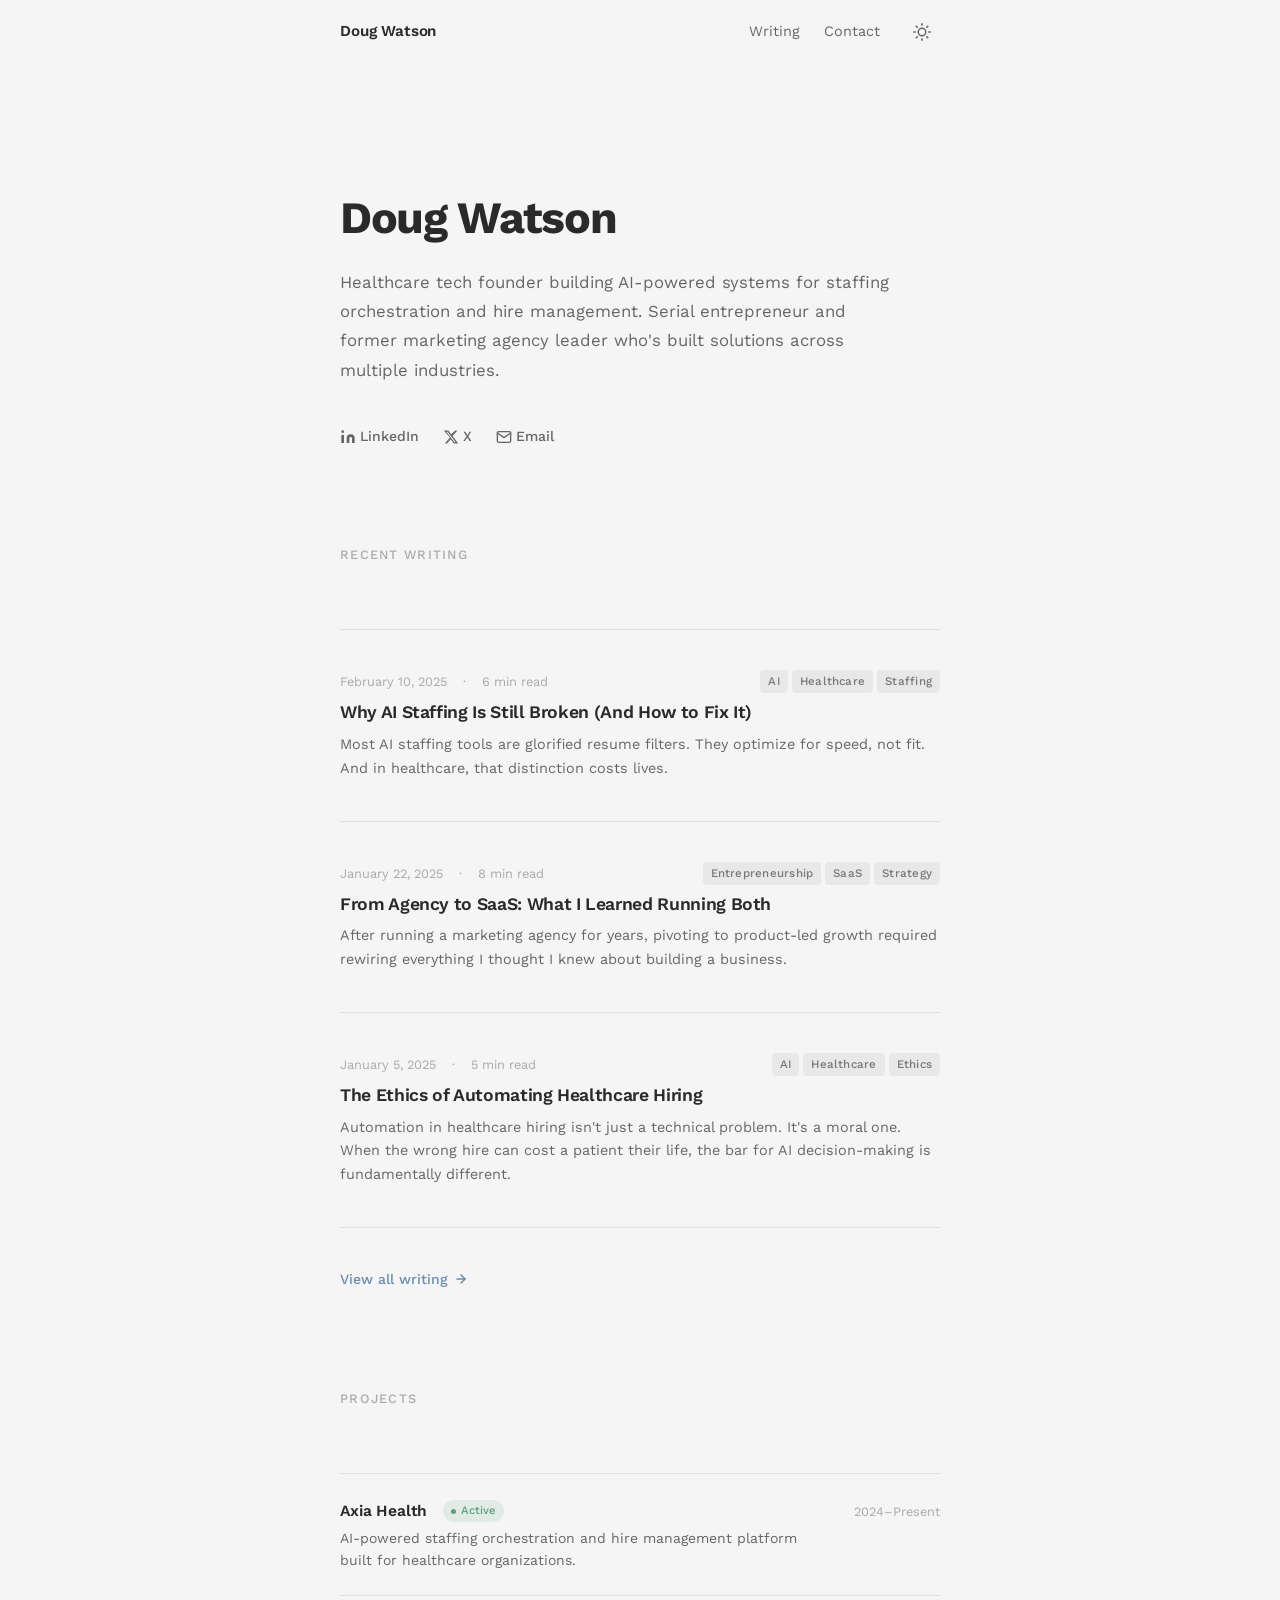
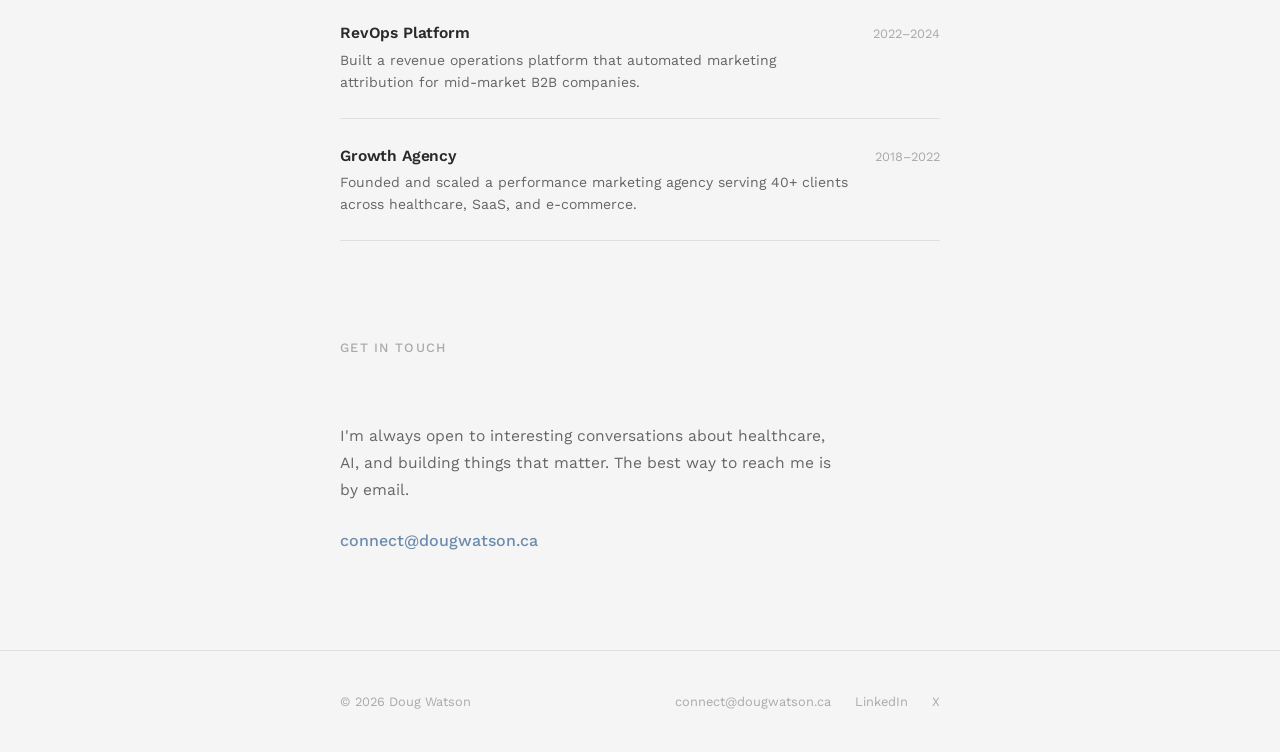
<file: index.html>
<!DOCTYPE html>
<html lang="en" data-theme="dark">
<head>
  <meta charset="UTF-8" />
  <meta name="viewport" content="width=device-width, initial-scale=1.0" />
  <title>Doug Watson — Healthcare Tech Founder</title>
  <meta name="description" content="Healthcare tech founder building AI-powered systems for staffing orchestration and hire management. Serial entrepreneur and thought leader." />
  <meta property="og:title" content="Doug Watson — Healthcare Tech Founder" />
  <meta property="og:description" content="Healthcare tech founder building AI-powered systems for staffing orchestration and hire management." />
  <meta property="og:type" content="website" />
  <meta property="og:url" content="https://dougwatson.ca" />
  <meta name="twitter:card" content="summary" />
  <meta name="twitter:title" content="Doug Watson — Healthcare Tech Founder" />
  <meta name="twitter:description" content="Healthcare tech founder building AI-powered systems for staffing orchestration and hire management." />
  <link rel="preconnect" href="https://fonts.googleapis.com" />
  <link rel="preconnect" href="https://fonts.gstatic.com" crossorigin />
  <link href="https://fonts.googleapis.com/css2?family=Work+Sans:ital,wght@0,300;0,400;0,500;0,600;0,700;1,400&display=swap" rel="stylesheet" />
  <link rel="stylesheet" href="css/style.css" />
  <link rel="alternate" type="application/rss+xml" title="Doug Watson — Writing" href="/rss.xml" />
</head>
<body>

  <!-- HEADER -->
  <header class="site-header" id="site-header">
    <div class="header-inner">
      <a href="index.html" class="site-logo" aria-label="Home">Doug Watson</a>
      <nav class="site-nav" aria-label="Main navigation">
        <a href="writing.html" class="nav-link">Writing</a>
        <a href="#contact" class="nav-link">Contact</a>
        <button
          class="theme-toggle"
          id="theme-toggle"
          aria-label="Toggle dark/light mode"
          title="Toggle theme"
        >
          <span class="theme-icon theme-icon--moon" aria-hidden="true">
            <svg xmlns="http://www.w3.org/2000/svg" width="18" height="18" viewBox="0 0 24 24" fill="none" stroke="currentColor" stroke-width="2" stroke-linecap="round" stroke-linejoin="round"><path d="M21 12.79A9 9 0 1 1 11.21 3 7 7 0 0 0 21 12.79z"/></svg>
          </span>
          <span class="theme-icon theme-icon--sun" aria-hidden="true">
            <svg xmlns="http://www.w3.org/2000/svg" width="18" height="18" viewBox="0 0 24 24" fill="none" stroke="currentColor" stroke-width="2" stroke-linecap="round" stroke-linejoin="round"><circle cx="12" cy="12" r="5"/><line x1="12" y1="1" x2="12" y2="3"/><line x1="12" y1="21" x2="12" y2="23"/><line x1="4.22" y1="4.22" x2="5.64" y2="5.64"/><line x1="18.36" y1="18.36" x2="19.78" y2="19.78"/><line x1="1" y1="12" x2="3" y2="12"/><line x1="21" y1="12" x2="23" y2="12"/><line x1="4.22" y1="19.78" x2="5.64" y2="18.36"/><line x1="18.36" y1="5.64" x2="19.78" y2="4.22"/></svg>
          </span>
        </button>
      </nav>
    </div>
  </header>

  <!-- MAIN CONTENT -->
  <main class="main-content">

    <!-- HERO / ABOUT -->
    <section class="section section--hero" aria-labelledby="hero-name">
      <div class="container">
        <h1 class="hero-name" id="hero-name">Doug Watson</h1>
        <p class="hero-bio">
          Healthcare tech founder building AI-powered systems for staffing orchestration 
          and hire management. Serial entrepreneur and former marketing agency leader who's 
          built solutions across multiple industries.
        </p>
        <div class="social-links" aria-label="Social links">
          <a href="https://www.linkedin.com/in/dougthewatson/" class="social-link" target="_blank" rel="noopener noreferrer" aria-label="LinkedIn profile">
            <svg xmlns="http://www.w3.org/2000/svg" width="16" height="16" viewBox="0 0 24 24" fill="currentColor" aria-hidden="true"><path d="M16 8a6 6 0 0 1 6 6v7h-4v-7a2 2 0 0 0-2-2 2 2 0 0 0-2 2v7h-4v-7a6 6 0 0 1 6-6z"/><rect x="2" y="9" width="4" height="12"/><circle cx="4" cy="4" r="2"/></svg>
            LinkedIn
          </a>
          <a href="https://x.com/DougTheWatson" class="social-link" target="_blank" rel="noopener noreferrer" aria-label="X (Twitter) profile">
            <svg xmlns="http://www.w3.org/2000/svg" width="16" height="16" viewBox="0 0 24 24" fill="currentColor" aria-hidden="true"><path d="M18.244 2.25h3.308l-7.227 8.26 8.502 11.24H16.17l-4.714-6.231-5.401 6.231H2.746l7.73-8.835L1.254 2.25H8.08l4.253 5.622zm-1.161 17.52h1.833L7.084 4.126H5.117z"/></svg>
            X
          </a>
          <a href="mailto:connect@dougwatson.ca" class="social-link" aria-label="Send email">
            <svg xmlns="http://www.w3.org/2000/svg" width="16" height="16" viewBox="0 0 24 24" fill="none" stroke="currentColor" stroke-width="2" stroke-linecap="round" stroke-linejoin="round" aria-hidden="true"><path d="M4 4h16c1.1 0 2 .9 2 2v12c0 1.1-.9 2-2 2H4c-1.1 0-2-.9-2-2V6c0-1.1.9-2 2-2z"/><polyline points="22,6 12,13 2,6"/></svg>
            Email
          </a>
        </div>
      </div>
    </section>

    <!-- WRITING SECTION -->
    <section class="section section--writing" aria-labelledby="writing-heading">
      <div class="container">
        <h2 class="section-heading" id="writing-heading">Recent Writing</h2>
        <div class="posts-grid" id="posts-grid" aria-label="Recent blog posts">
          <!-- Posts loaded dynamically via JS -->
          <div class="posts-loading" aria-live="polite">Loading posts…</div>
        </div>
        <a href="writing.html" class="view-all-link" aria-label="View all writing posts">
          View all writing 
          <svg xmlns="http://www.w3.org/2000/svg" width="14" height="14" viewBox="0 0 24 24" fill="none" stroke="currentColor" stroke-width="2.5" stroke-linecap="round" stroke-linejoin="round" aria-hidden="true"><line x1="5" y1="12" x2="19" y2="12"/><polyline points="12 5 19 12 12 19"/></svg>
        </a>
      </div>
    </section>

    <!-- PROJECTS SECTION -->
    <section class="section section--projects" aria-labelledby="projects-heading">
      <div class="container">
        <h2 class="section-heading" id="projects-heading">Projects</h2>
        <div class="projects-list" id="projects-list" aria-label="Projects list">
          <!-- Projects loaded dynamically via JS -->
        </div>
      </div>
    </section>

    <!-- CONTACT SECTION -->
    <section class="section section--contact" id="contact" aria-labelledby="contact-heading">
      <div class="container">
        <h2 class="section-heading" id="contact-heading">Get in Touch</h2>
        <p class="contact-text">
          I'm always open to interesting conversations about healthcare, AI, and building things that matter. 
          The best way to reach me is by email.
        </p>
        <a href="mailto:connect@dougwatson.ca" class="contact-email">connect@dougwatson.ca</a>
      </div>
    </section>

  </main>

  <!-- FOOTER -->
  <footer class="site-footer" aria-label="Site footer">
    <div class="container">
      <div class="footer-inner">
        <p class="footer-copy">© <span id="footer-year"></span> Doug Watson</p>
        <div class="footer-links" aria-label="Footer links">
          <a href="mailto:connect@dougwatson.ca" class="footer-link">connect@dougwatson.ca</a>
          <a href="https://www.linkedin.com/in/dougthewatson/" class="footer-link" target="_blank" rel="noopener noreferrer">LinkedIn</a>
          <a href="https://x.com/DougTheWatson" class="footer-link" target="_blank" rel="noopener noreferrer">X</a>
        </div>
      </div>
    </div>
  </footer>

  <script src="js/main.js"></script>
</body>
</html>
</file>
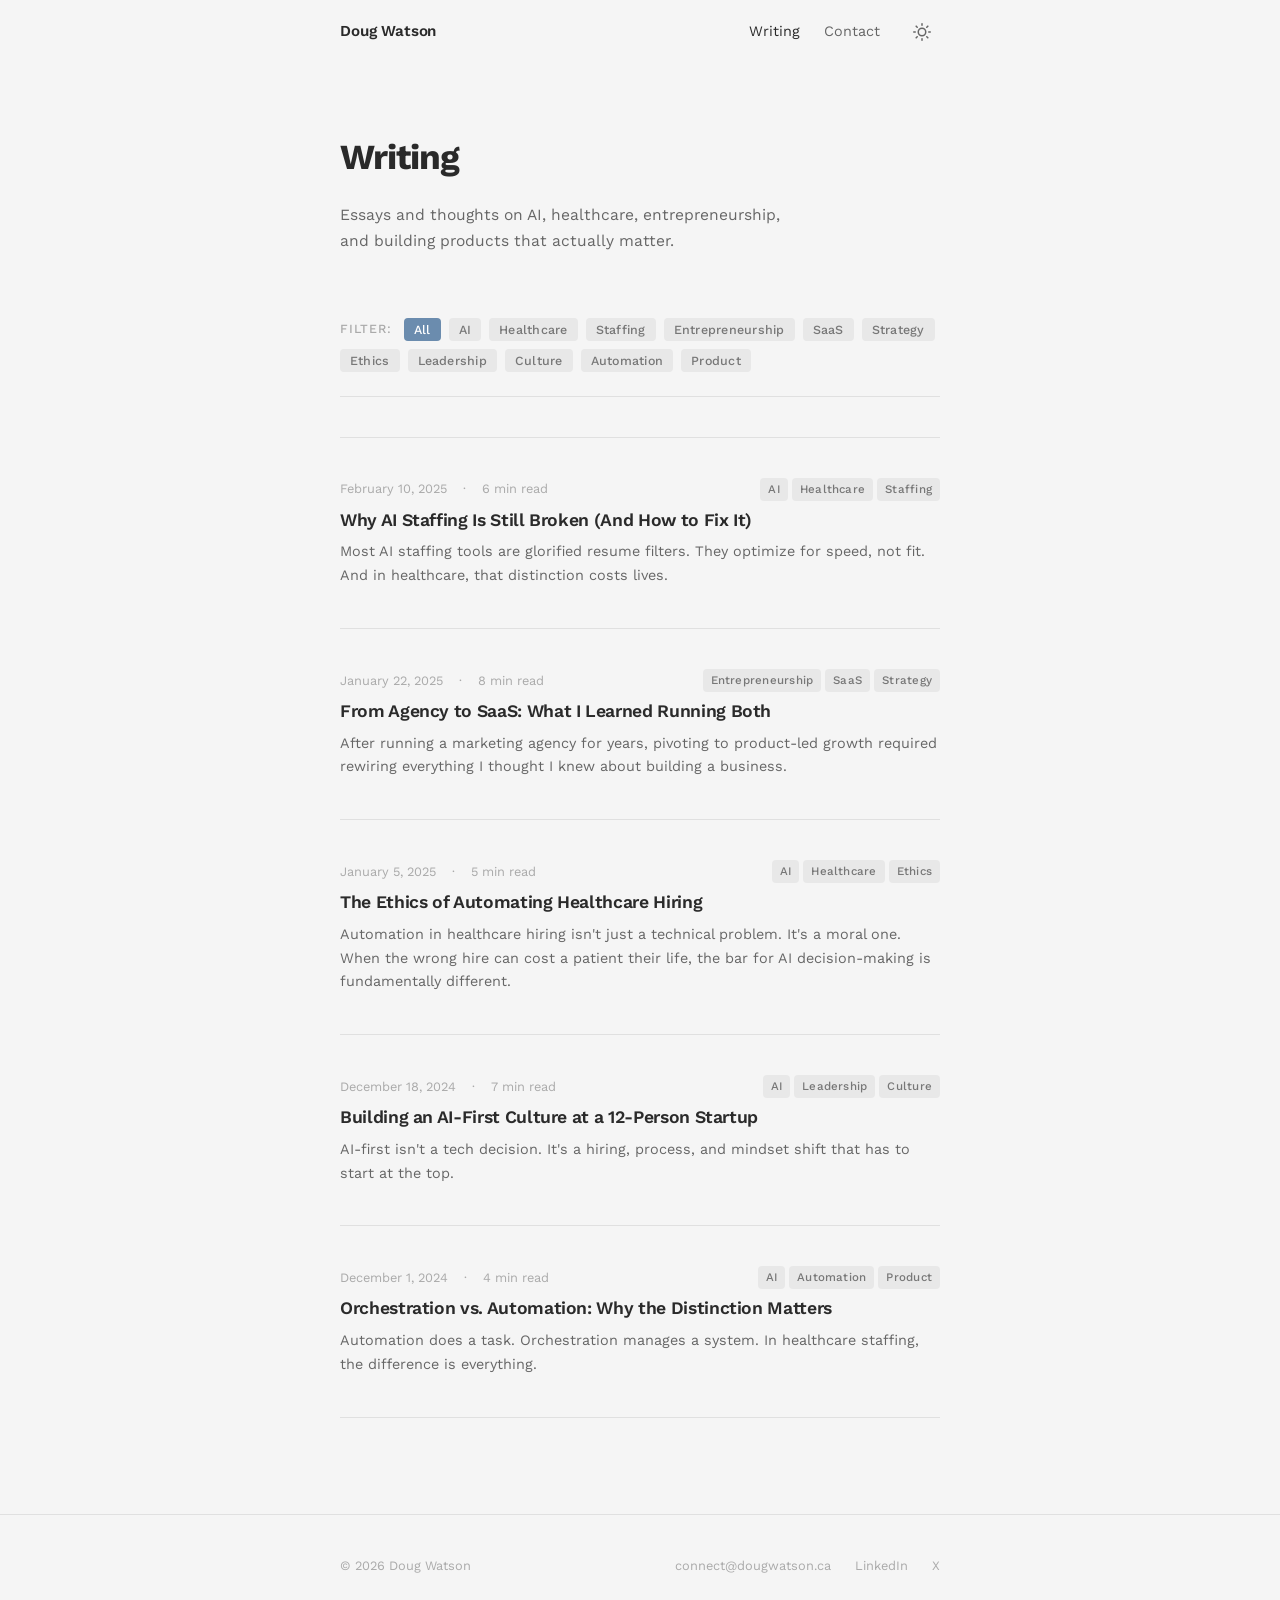
<file: writing.html>
<!DOCTYPE html>
<html lang="en" data-theme="dark">
<head>
  <meta charset="UTF-8" />
  <meta name="viewport" content="width=device-width, initial-scale=1.0" />
  <title>Writing — Doug Watson</title>
  <meta name="description" content="Essays and thoughts on AI, healthcare, entrepreneurship, and building products that matter." />
  <meta property="og:title" content="Writing — Doug Watson" />
  <meta property="og:description" content="Essays and thoughts on AI, healthcare, entrepreneurship, and building products that matter." />
  <meta property="og:type" content="website" />
  <meta name="twitter:card" content="summary" />
  <link rel="preconnect" href="https://fonts.googleapis.com" />
  <link rel="preconnect" href="https://fonts.gstatic.com" crossorigin />
  <link href="https://fonts.googleapis.com/css2?family=Work+Sans:ital,wght@0,300;0,400;0,500;0,600;0,700;1,400&display=swap" rel="stylesheet" />
  <link rel="stylesheet" href="css/style.css" />
</head>
<body>

  <!-- HEADER -->
  <header class="site-header" id="site-header">
    <div class="header-inner">
      <a href="index.html" class="site-logo" aria-label="Home">Doug Watson</a>
      <nav class="site-nav" aria-label="Main navigation">
        <a href="writing.html" class="nav-link" aria-current="page">Writing</a>
        <a href="index.html#contact" class="nav-link">Contact</a>
        <button class="theme-toggle" id="theme-toggle" aria-label="Toggle dark/light mode" title="Toggle theme">
          <span class="theme-icon theme-icon--moon" aria-hidden="true">
            <svg xmlns="http://www.w3.org/2000/svg" width="18" height="18" viewBox="0 0 24 24" fill="none" stroke="currentColor" stroke-width="2" stroke-linecap="round" stroke-linejoin="round"><path d="M21 12.79A9 9 0 1 1 11.21 3 7 7 0 0 0 21 12.79z"/></svg>
          </span>
          <span class="theme-icon theme-icon--sun" aria-hidden="true">
            <svg xmlns="http://www.w3.org/2000/svg" width="18" height="18" viewBox="0 0 24 24" fill="none" stroke="currentColor" stroke-width="2" stroke-linecap="round" stroke-linejoin="round"><circle cx="12" cy="12" r="5"/><line x1="12" y1="1" x2="12" y2="3"/><line x1="12" y1="21" x2="12" y2="23"/><line x1="4.22" y1="4.22" x2="5.64" y2="5.64"/><line x1="18.36" y1="18.36" x2="19.78" y2="19.78"/><line x1="1" y1="12" x2="3" y2="12"/><line x1="21" y1="12" x2="23" y2="12"/><line x1="4.22" y1="19.78" x2="5.64" y2="18.36"/><line x1="18.36" y1="5.64" x2="19.78" y2="4.22"/></svg>
          </span>
        </button>
      </nav>
    </div>
  </header>

  <!-- MAIN CONTENT -->
  <main>

    <!-- ARCHIVE HEADER -->
    <section class="archive-header">
      <div class="container">
        <h1 class="archive-title fade-in">Writing</h1>
        <p class="archive-subtitle fade-in fade-in-delay-1">
          Essays and thoughts on AI, healthcare, entrepreneurship,<br class="hide-mobile" /> 
          and building products that actually matter.
        </p>
      </div>
    </section>

    <!-- POSTS -->
    <section class="archive-posts">
      <div class="container">

        <!-- TAG FILTER -->
        <div class="tag-filter" id="tag-filter" role="group" aria-label="Filter posts by tag">
          <!-- Rendered by JS -->
        </div>

        <!-- POSTS LIST -->
        <div id="archive-posts" aria-live="polite" aria-label="Blog posts">
          <div class="posts-loading">Loading posts…</div>
        </div>

      </div>
    </section>

  </main>

  <!-- FOOTER -->
  <footer class="site-footer" aria-label="Site footer">
    <div class="container">
      <div class="footer-inner">
        <p class="footer-copy">© <span id="footer-year"></span> Doug Watson</p>
        <div class="footer-links" aria-label="Footer links">
          <a href="mailto:connect@dougwatson.ca" class="footer-link">connect@dougwatson.ca</a>
          <a href="https://www.linkedin.com/in/dougthewatson/" class="footer-link" target="_blank" rel="noopener noreferrer">LinkedIn</a>
          <a href="https://x.com/DougTheWatson" class="footer-link" target="_blank" rel="noopener noreferrer">X</a>
        </div>
      </div>
    </div>
  </footer>

  <script src="js/main.js"></script>
</body>
</html>
</file>
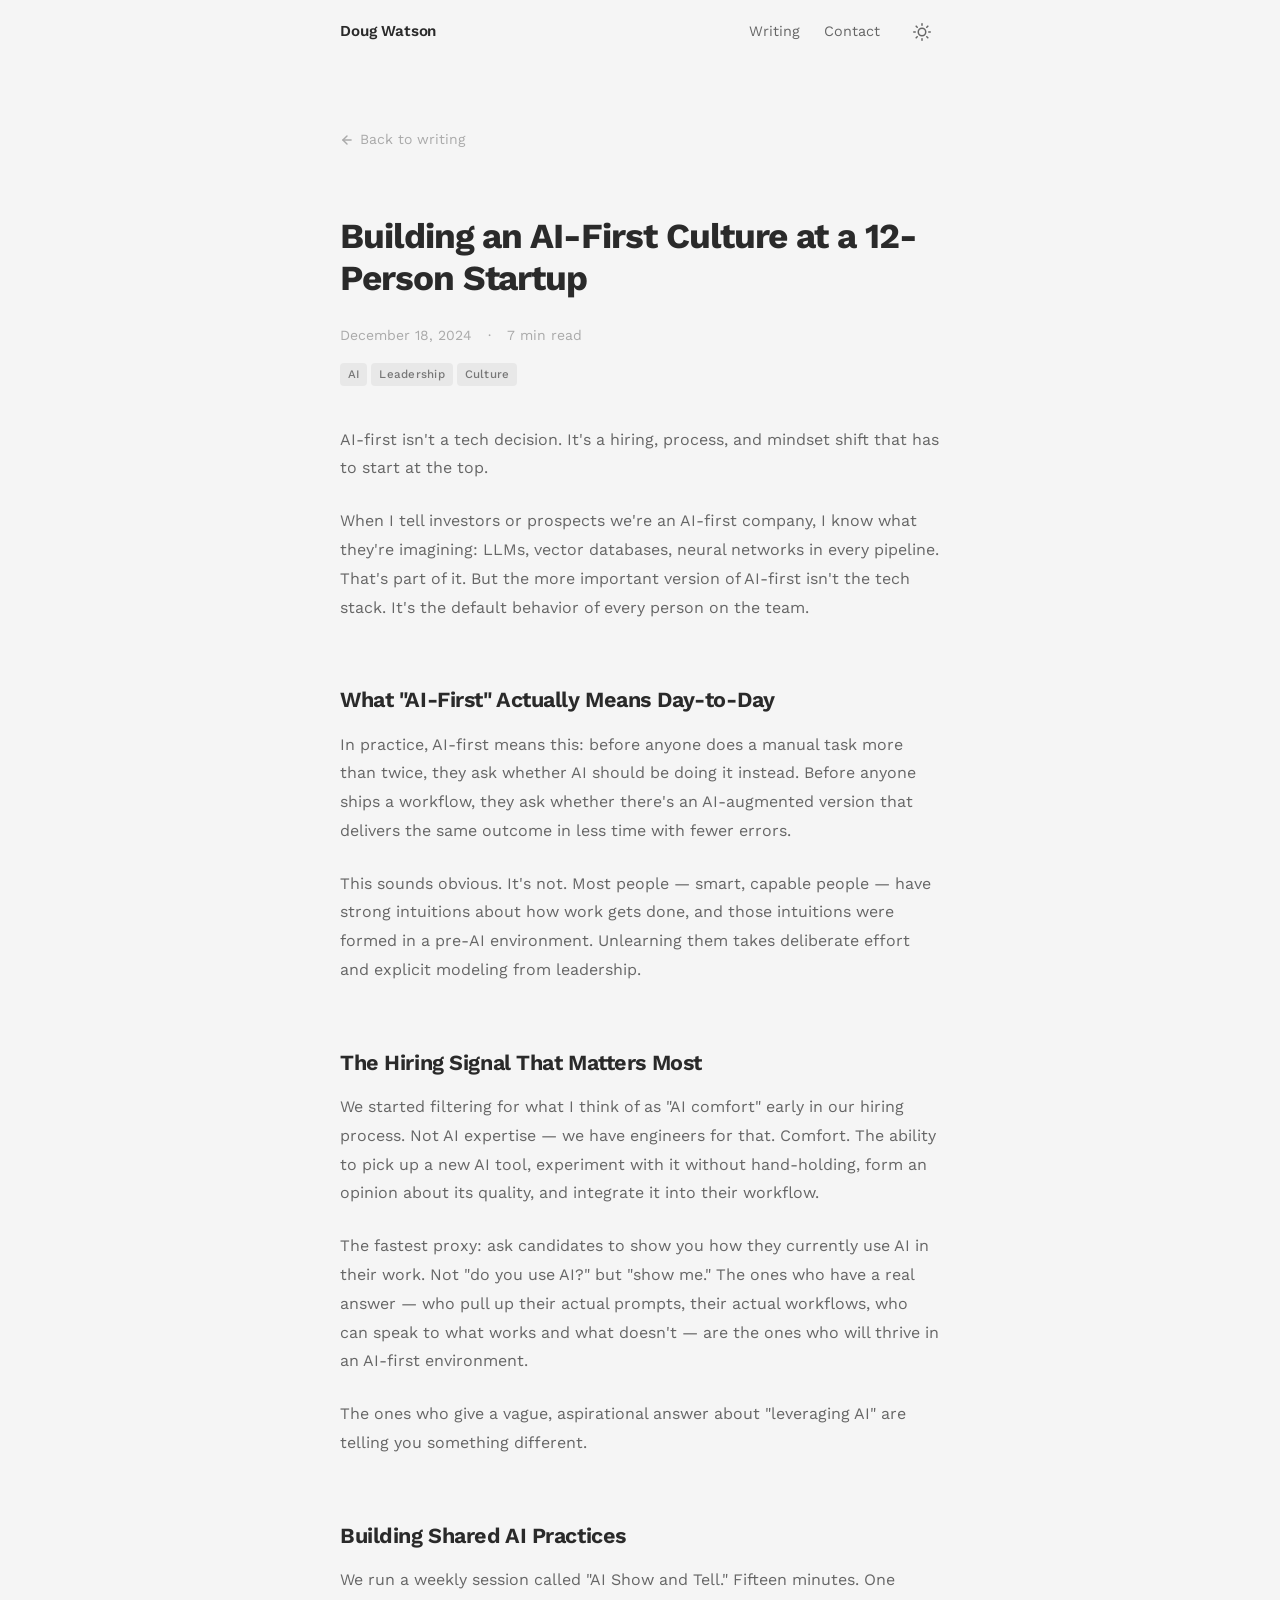
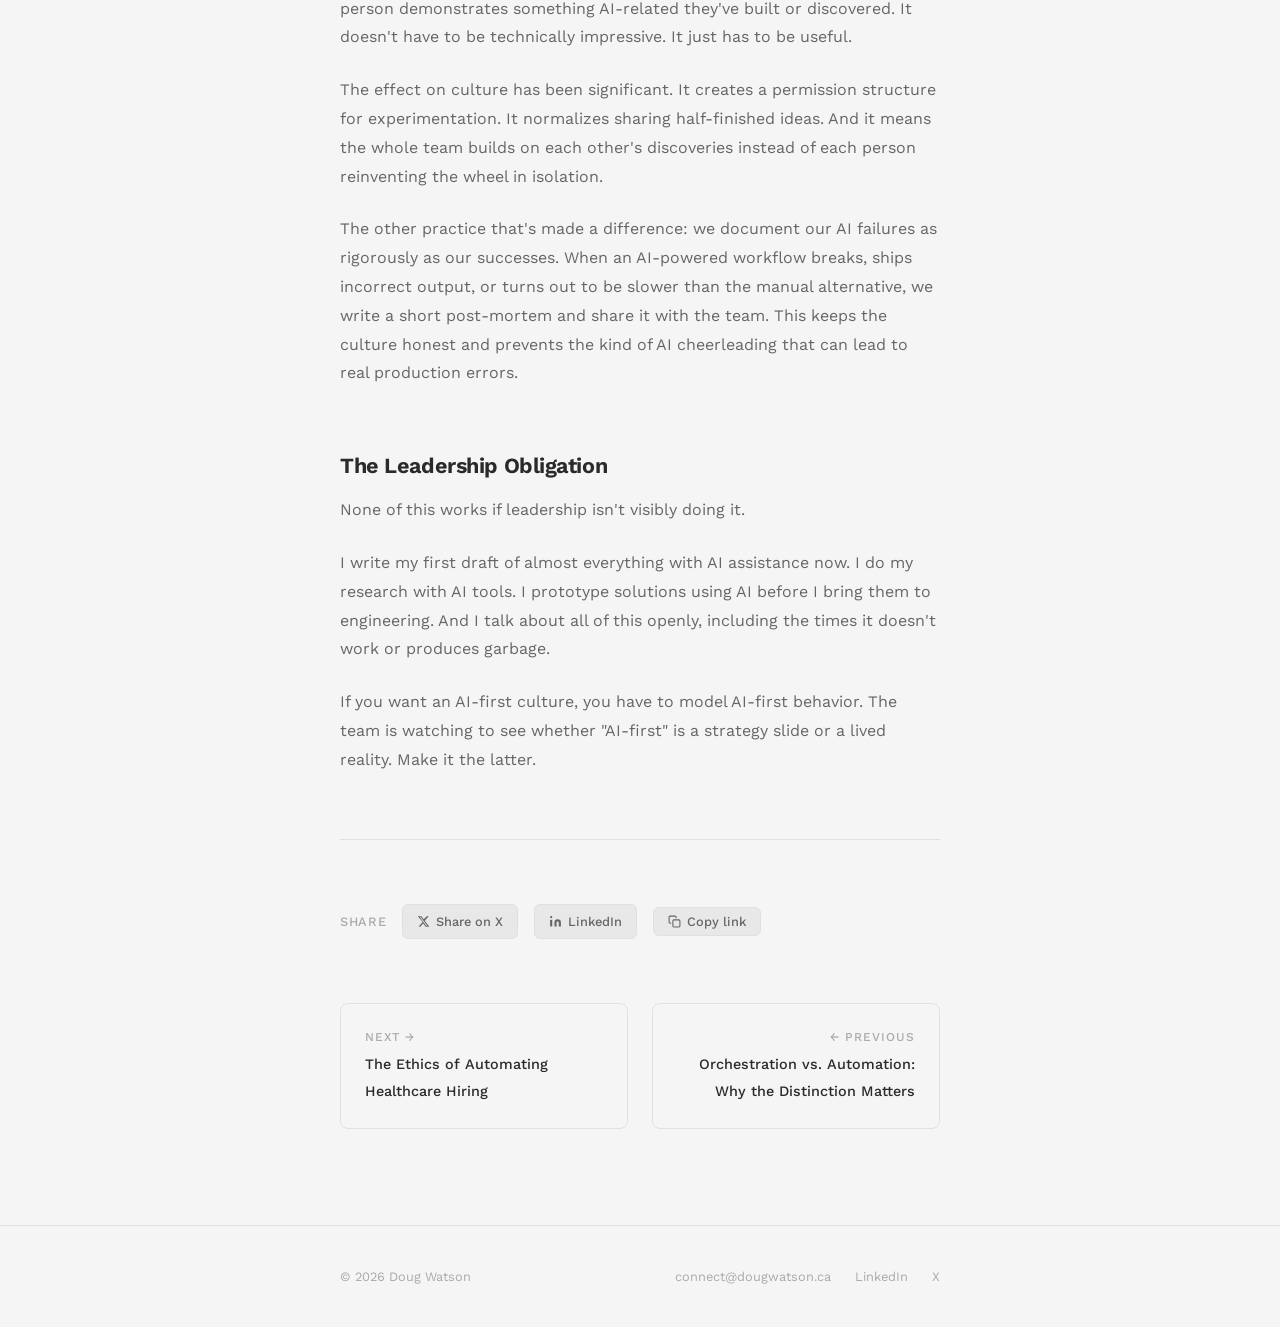
<file: blog/building-ai-first-culture.html>
<!DOCTYPE html>
<html lang="en" data-theme="dark">
<head>
  <meta charset="UTF-8" />
  <meta name="viewport" content="width=device-width, initial-scale=1.0" />
  <title>Building an AI-First Culture at a 12-Person Startup — Doug Watson</title>
  <meta name="description" content="AI-first isn't a tech decision. It's a hiring, process, and mindset shift that has to start at the top." />
  <meta property="og:title" content="Building an AI-First Culture at a 12-Person Startup" />
  <meta property="og:description" content="AI-first isn't a tech decision. It's a hiring, process, and mindset shift that has to start at the top." />
  <meta property="og:type" content="article" />
  <meta property="article:published_time" content="2024-12-18" />
  <meta name="twitter:card" content="summary" />
  <link rel="preconnect" href="https://fonts.googleapis.com" />
  <link rel="preconnect" href="https://fonts.gstatic.com" crossorigin />
  <link href="https://fonts.googleapis.com/css2?family=Work+Sans:ital,wght@0,300;0,400;0,500;0,600;0,700;1,400&display=swap" rel="stylesheet" />
  <link rel="stylesheet" href="../css/style.css" />
</head>
<body>

  <header class="site-header" id="site-header">
    <div class="header-inner">
      <a href="../index.html" class="site-logo" aria-label="Home">Doug Watson</a>
      <nav class="site-nav" aria-label="Main navigation">
        <a href="../writing.html" class="nav-link active" aria-current="page">Writing</a>
        <a href="../index.html#contact" class="nav-link">Contact</a>
        <button class="theme-toggle" id="theme-toggle" aria-label="Toggle dark/light mode" title="Toggle theme">
          <span class="theme-icon theme-icon--moon" aria-hidden="true">
            <svg xmlns="http://www.w3.org/2000/svg" width="18" height="18" viewBox="0 0 24 24" fill="none" stroke="currentColor" stroke-width="2" stroke-linecap="round" stroke-linejoin="round"><path d="M21 12.79A9 9 0 1 1 11.21 3 7 7 0 0 0 21 12.79z"/></svg>
          </span>
          <span class="theme-icon theme-icon--sun" aria-hidden="true">
            <svg xmlns="http://www.w3.org/2000/svg" width="18" height="18" viewBox="0 0 24 24" fill="none" stroke="currentColor" stroke-width="2" stroke-linecap="round" stroke-linejoin="round"><circle cx="12" cy="12" r="5"/><line x1="12" y1="1" x2="12" y2="3"/><line x1="12" y1="21" x2="12" y2="23"/><line x1="4.22" y1="4.22" x2="5.64" y2="5.64"/><line x1="18.36" y1="18.36" x2="19.78" y2="19.78"/><line x1="1" y1="12" x2="3" y2="12"/><line x1="21" y1="12" x2="23" y2="12"/><line x1="4.22" y1="19.78" x2="5.64" y2="18.36"/><line x1="18.36" y1="5.64" x2="19.78" y2="4.22"/></svg>
          </span>
        </button>
      </nav>
    </div>
  </header>

  <header class="post-header">
    <div class="container">
      <a href="../writing.html" class="back-link" aria-label="Back to all writing">
        <svg xmlns="http://www.w3.org/2000/svg" width="14" height="14" viewBox="0 0 24 24" fill="none" stroke="currentColor" stroke-width="2.5" stroke-linecap="round" stroke-linejoin="round" aria-hidden="true"><line x1="19" y1="12" x2="5" y2="12"/><polyline points="12 19 5 12 12 5"/></svg>
        Back to writing
      </a>
      <h1 class="post-header-title fade-in">Building an AI-First Culture at a 12-Person Startup</h1>
      <div class="post-header-meta fade-in fade-in-delay-1">
        <span>December 18, 2024</span>
        <span>·</span>
        <span>7 min read</span>
      </div>
      <div class="post-header-tags fade-in fade-in-delay-2" aria-label="Post tags">
        <span class="post-tag">AI</span>
        <span class="post-tag">Leadership</span>
        <span class="post-tag">Culture</span>
      </div>
    </div>
  </header>

  <main class="post-body">
    <div class="container">
      <article class="post-content fade-in fade-in-delay-2">

        <p>AI-first isn't a tech decision. It's a hiring, process, and mindset shift that has to start at the top.</p>

        <p>When I tell investors or prospects we're an AI-first company, I know what they're imagining: LLMs, vector databases, neural networks in every pipeline. That's part of it. But the more important version of AI-first isn't the tech stack. It's the default behavior of every person on the team.</p>

        <h2>What "AI-First" Actually Means Day-to-Day</h2>

        <p>In practice, AI-first means this: before anyone does a manual task more than twice, they ask whether AI should be doing it instead. Before anyone ships a workflow, they ask whether there's an AI-augmented version that delivers the same outcome in less time with fewer errors.</p>

        <p>This sounds obvious. It's not. Most people — smart, capable people — have strong intuitions about how work gets done, and those intuitions were formed in a pre-AI environment. Unlearning them takes deliberate effort and explicit modeling from leadership.</p>

        <h2>The Hiring Signal That Matters Most</h2>

        <p>We started filtering for what I think of as "AI comfort" early in our hiring process. Not AI expertise — we have engineers for that. Comfort. The ability to pick up a new AI tool, experiment with it without hand-holding, form an opinion about its quality, and integrate it into their workflow.</p>

        <p>The fastest proxy: ask candidates to show you how they currently use AI in their work. Not "do you use AI?" but "show me." The ones who have a real answer — who pull up their actual prompts, their actual workflows, who can speak to what works and what doesn't — are the ones who will thrive in an AI-first environment.</p>

        <p>The ones who give a vague, aspirational answer about "leveraging AI" are telling you something different.</p>

        <h2>Building Shared AI Practices</h2>

        <p>We run a weekly session called "AI Show and Tell." Fifteen minutes. One person demonstrates something AI-related they've built or discovered. It doesn't have to be technically impressive. It just has to be useful.</p>

        <p>The effect on culture has been significant. It creates a permission structure for experimentation. It normalizes sharing half-finished ideas. And it means the whole team builds on each other's discoveries instead of each person reinventing the wheel in isolation.</p>

        <p>The other practice that's made a difference: we document our AI failures as rigorously as our successes. When an AI-powered workflow breaks, ships incorrect output, or turns out to be slower than the manual alternative, we write a short post-mortem and share it with the team. This keeps the culture honest and prevents the kind of AI cheerleading that can lead to real production errors.</p>

        <h2>The Leadership Obligation</h2>

        <p>None of this works if leadership isn't visibly doing it.</p>

        <p>I write my first draft of almost everything with AI assistance now. I do my research with AI tools. I prototype solutions using AI before I bring them to engineering. And I talk about all of this openly, including the times it doesn't work or produces garbage.</p>

        <p>If you want an AI-first culture, you have to model AI-first behavior. The team is watching to see whether "AI-first" is a strategy slide or a lived reality. Make it the latter.</p>

      </article>

      <hr class="post-divider" />

      <div class="post-share" aria-label="Share options">
        <span class="post-share-label">Share</span>
        <a href="https://twitter.com/intent/tweet?text=Building%20an%20AI-First%20Culture%20at%20a%2012-Person%20Startup&url=https://dougwatson.ca/blog/building-ai-first-culture.html" target="_blank" rel="noopener noreferrer" class="share-btn" aria-label="Share on X">
          <svg xmlns="http://www.w3.org/2000/svg" width="13" height="13" viewBox="0 0 24 24" fill="currentColor" aria-hidden="true"><path d="M18.244 2.25h3.308l-7.227 8.26 8.502 11.24H16.17l-4.714-6.231-5.401 6.231H2.746l7.73-8.835L1.254 2.25H8.08l4.253 5.622zm-1.161 17.52h1.833L7.084 4.126H5.117z"/></svg>
          Share on X
        </a>
        <a href="https://www.linkedin.com/sharing/share-offsite/?url=https://dougwatson.ca/blog/building-ai-first-culture.html" target="_blank" rel="noopener noreferrer" class="share-btn" aria-label="Share on LinkedIn">
          <svg xmlns="http://www.w3.org/2000/svg" width="13" height="13" viewBox="0 0 24 24" fill="currentColor" aria-hidden="true"><path d="M16 8a6 6 0 0 1 6 6v7h-4v-7a2 2 0 0 0-2-2 2 2 0 0 0-2 2v7h-4v-7a6 6 0 0 1 6-6z"/><rect x="2" y="9" width="4" height="12"/><circle cx="4" cy="4" r="2"/></svg>
          LinkedIn
        </a>
        <button class="share-btn" id="copy-link-btn" aria-label="Copy link to clipboard">
          <svg xmlns="http://www.w3.org/2000/svg" width="13" height="13" viewBox="0 0 24 24" fill="none" stroke="currentColor" stroke-width="2" stroke-linecap="round" stroke-linejoin="round" aria-hidden="true"><rect x="9" y="9" width="13" height="13" rx="2" ry="2"/><path d="M5 15H4a2 2 0 0 1-2-2V4a2 2 0 0 1 2-2h9a2 2 0 0 1 2 2v1"/></svg>
          Copy link
        </button>
      </div>

      <nav class="post-nav" aria-label="Post navigation">
        <a href="healthcare-automation-ethics.html" class="post-nav-item" aria-label="Next post">
          <span class="post-nav-label">Next →</span>
          <span class="post-nav-title">The Ethics of Automating Healthcare Hiring</span>
        </a>
        <a href="orchestration-vs-automation.html" class="post-nav-item post-nav-item--next" aria-label="Previous post">
          <span class="post-nav-label">← Previous</span>
          <span class="post-nav-title">Orchestration vs. Automation: Why the Distinction Matters</span>
        </a>
      </nav>

    </div>
  </main>

  <footer class="site-footer" aria-label="Site footer">
    <div class="container">
      <div class="footer-inner">
        <p class="footer-copy">© <span id="footer-year"></span> Doug Watson</p>
        <div class="footer-links">
          <a href="mailto:connect@dougwatson.ca" class="footer-link">connect@dougwatson.ca</a>
          <a href="https://www.linkedin.com/in/dougthewatson/" class="footer-link" target="_blank" rel="noopener noreferrer">LinkedIn</a>
          <a href="https://x.com/DougTheWatson" class="footer-link" target="_blank" rel="noopener noreferrer">X</a>
        </div>
      </div>
    </div>
  </footer>

  <script src="../js/main.js"></script>
</body>
</html>
</file>
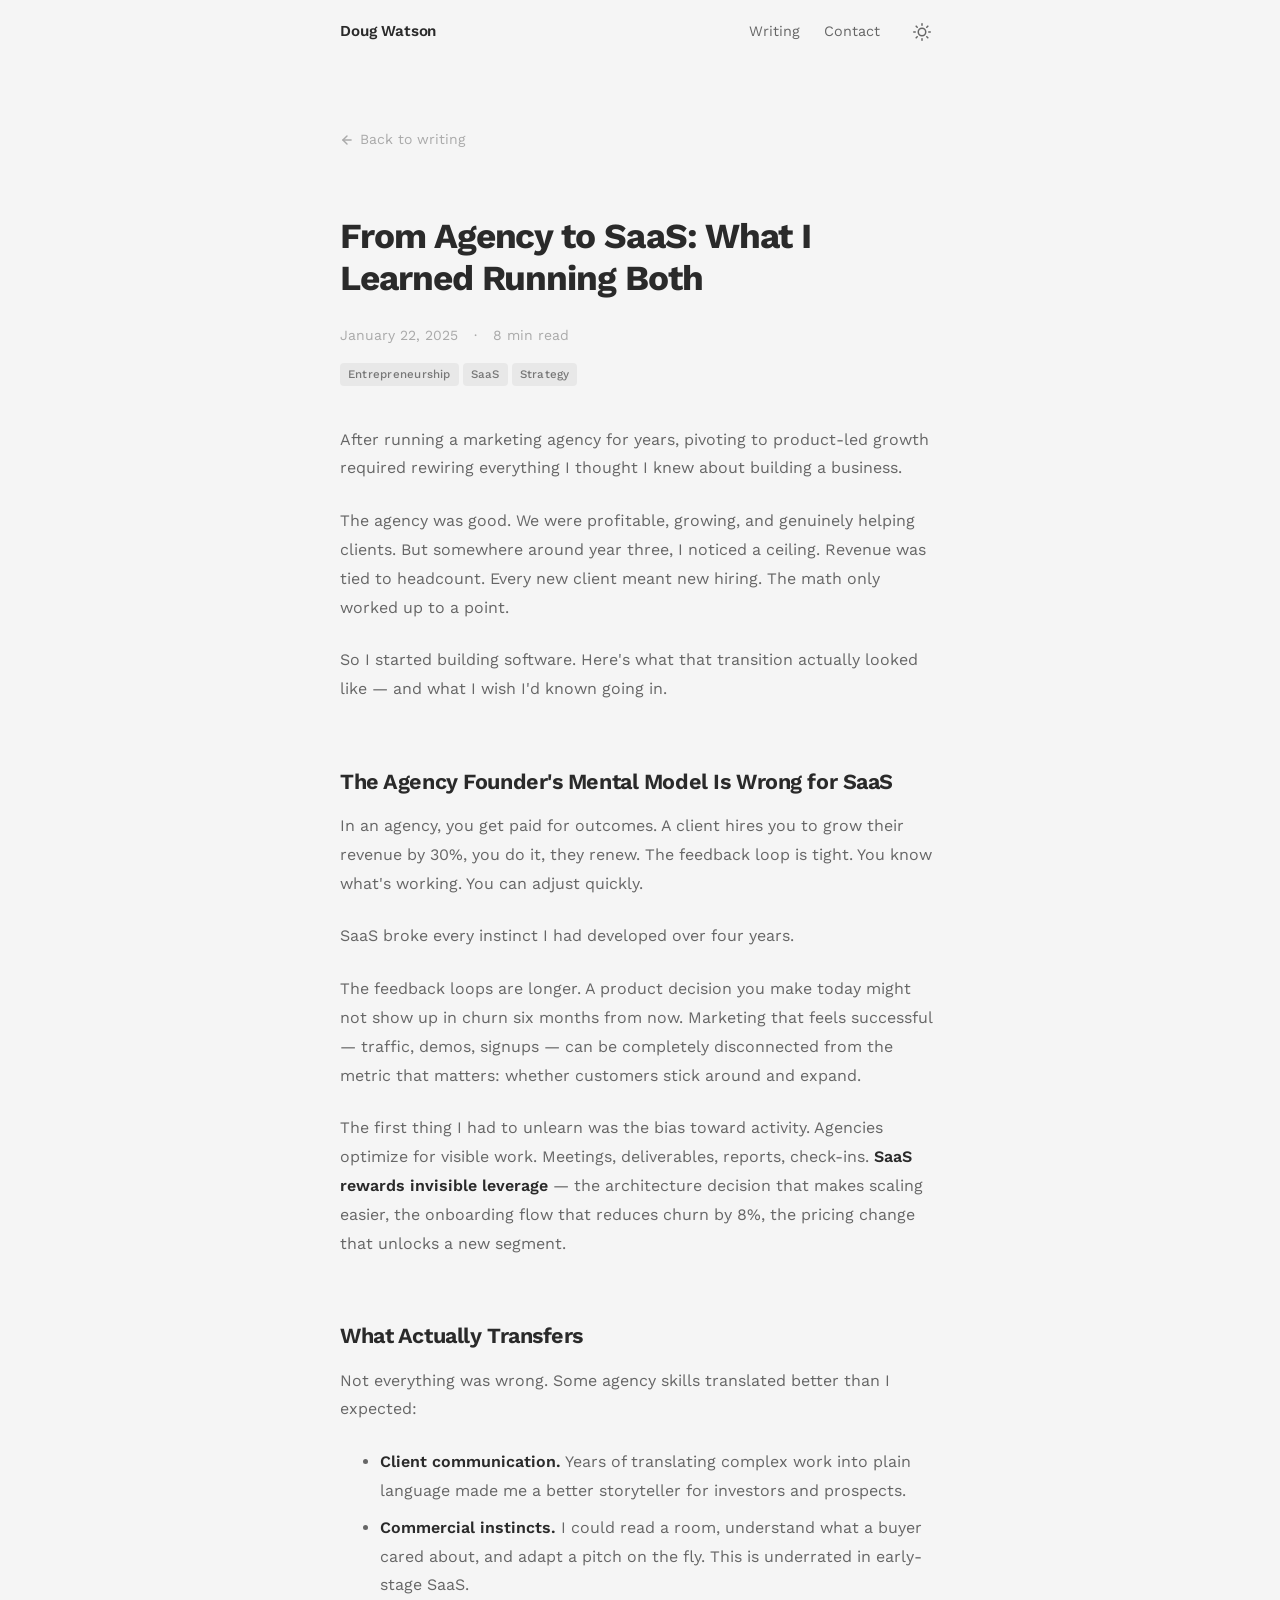
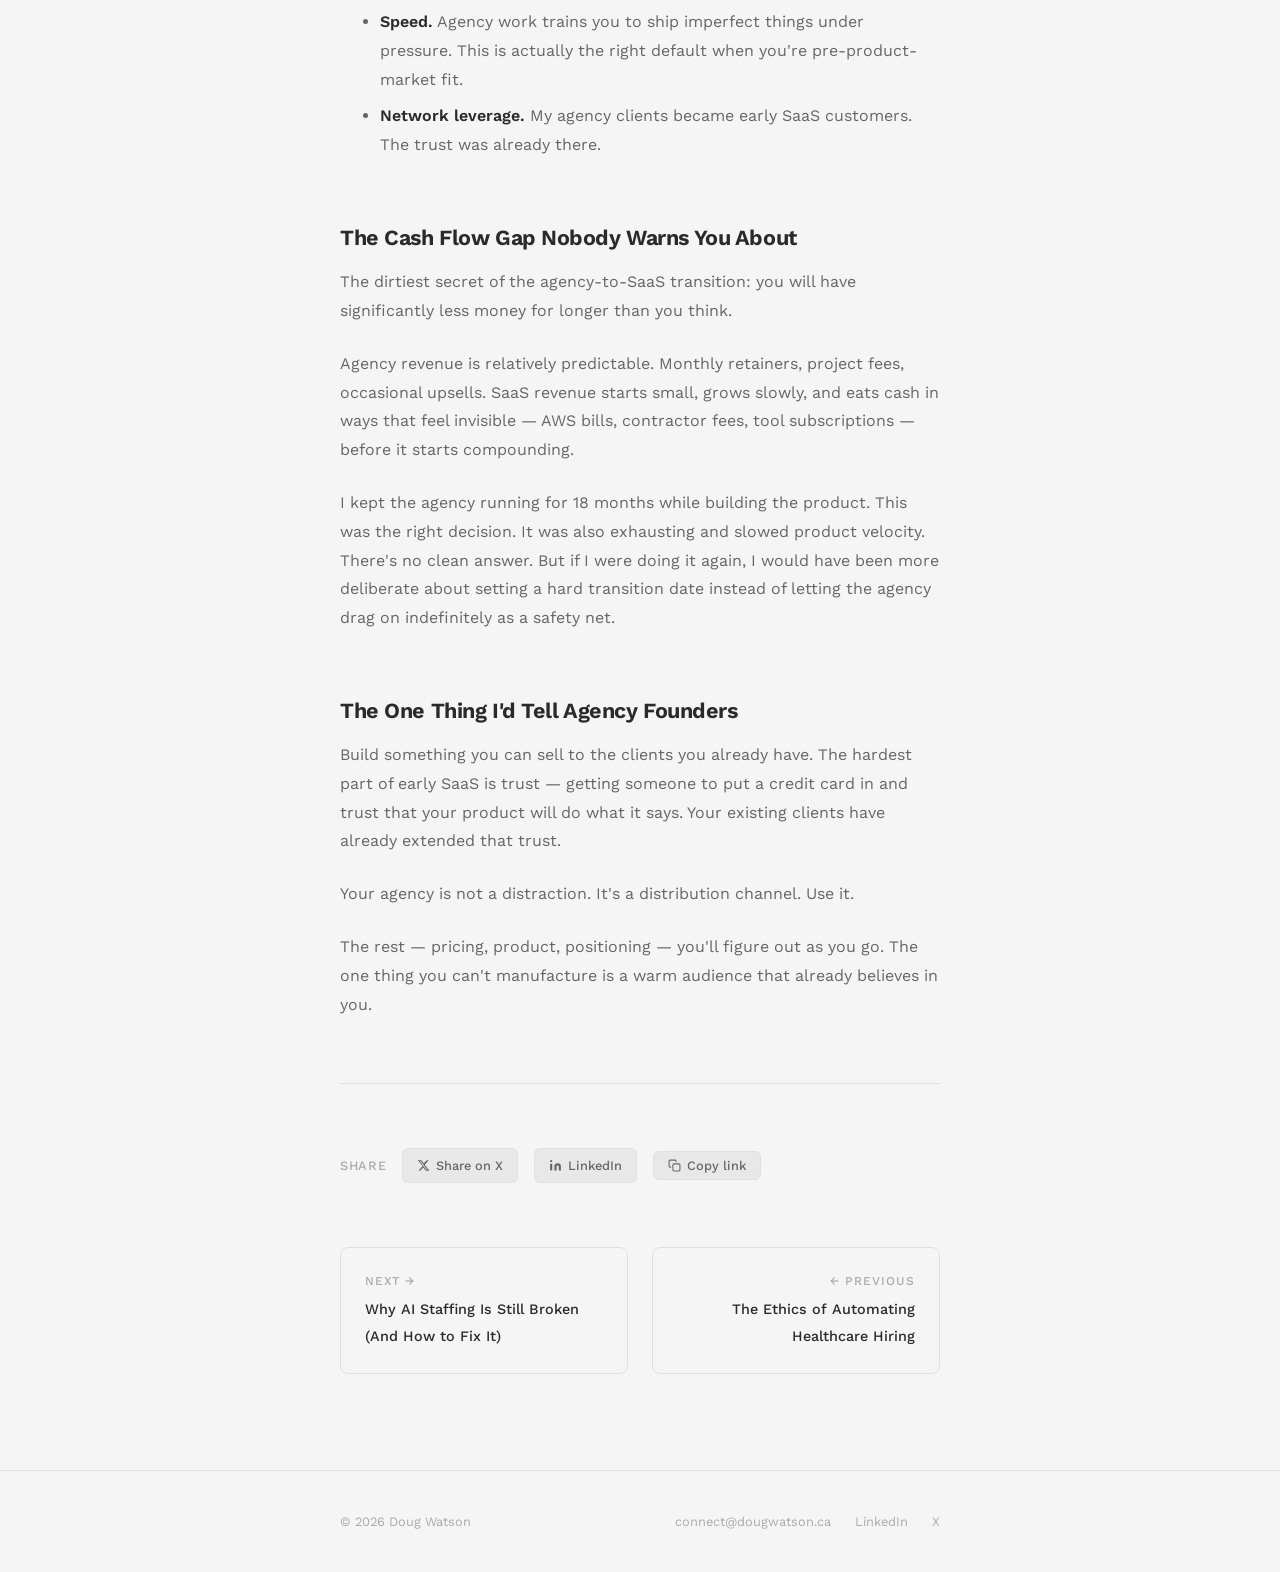
<file: blog/from-agency-to-saas.html>
<!DOCTYPE html>
<html lang="en" data-theme="dark">
<head>
  <meta charset="UTF-8" />
  <meta name="viewport" content="width=device-width, initial-scale=1.0" />
  <title>From Agency to SaaS: What I Learned Running Both — Doug Watson</title>
  <meta name="description" content="After running a marketing agency for years, pivoting to product-led growth required rewiring everything I thought I knew about building a business." />
  <meta property="og:title" content="From Agency to SaaS: What I Learned Running Both" />
  <meta property="og:description" content="After running a marketing agency for years, pivoting to product-led growth required rewiring everything I thought I knew about building a business." />
  <meta property="og:type" content="article" />
  <meta property="article:published_time" content="2025-01-22" />
  <meta name="twitter:card" content="summary" />
  <link rel="preconnect" href="https://fonts.googleapis.com" />
  <link rel="preconnect" href="https://fonts.gstatic.com" crossorigin />
  <link href="https://fonts.googleapis.com/css2?family=Work+Sans:ital,wght@0,300;0,400;0,500;0,600;0,700;1,400&display=swap" rel="stylesheet" />
  <link rel="stylesheet" href="../css/style.css" />
</head>
<body>

  <header class="site-header" id="site-header">
    <div class="header-inner">
      <a href="../index.html" class="site-logo" aria-label="Home">Doug Watson</a>
      <nav class="site-nav" aria-label="Main navigation">
        <a href="../writing.html" class="nav-link active" aria-current="page">Writing</a>
        <a href="../index.html#contact" class="nav-link">Contact</a>
        <button class="theme-toggle" id="theme-toggle" aria-label="Toggle dark/light mode" title="Toggle theme">
          <span class="theme-icon theme-icon--moon" aria-hidden="true">
            <svg xmlns="http://www.w3.org/2000/svg" width="18" height="18" viewBox="0 0 24 24" fill="none" stroke="currentColor" stroke-width="2" stroke-linecap="round" stroke-linejoin="round"><path d="M21 12.79A9 9 0 1 1 11.21 3 7 7 0 0 0 21 12.79z"/></svg>
          </span>
          <span class="theme-icon theme-icon--sun" aria-hidden="true">
            <svg xmlns="http://www.w3.org/2000/svg" width="18" height="18" viewBox="0 0 24 24" fill="none" stroke="currentColor" stroke-width="2" stroke-linecap="round" stroke-linejoin="round"><circle cx="12" cy="12" r="5"/><line x1="12" y1="1" x2="12" y2="3"/><line x1="12" y1="21" x2="12" y2="23"/><line x1="4.22" y1="4.22" x2="5.64" y2="5.64"/><line x1="18.36" y1="18.36" x2="19.78" y2="19.78"/><line x1="1" y1="12" x2="3" y2="12"/><line x1="21" y1="12" x2="23" y2="12"/><line x1="4.22" y1="19.78" x2="5.64" y2="18.36"/><line x1="18.36" y1="5.64" x2="19.78" y2="4.22"/></svg>
          </span>
        </button>
      </nav>
    </div>
  </header>

  <header class="post-header">
    <div class="container">
      <a href="../writing.html" class="back-link" aria-label="Back to all writing">
        <svg xmlns="http://www.w3.org/2000/svg" width="14" height="14" viewBox="0 0 24 24" fill="none" stroke="currentColor" stroke-width="2.5" stroke-linecap="round" stroke-linejoin="round" aria-hidden="true"><line x1="19" y1="12" x2="5" y2="12"/><polyline points="12 19 5 12 12 5"/></svg>
        Back to writing
      </a>
      <h1 class="post-header-title fade-in">From Agency to SaaS: What I Learned Running Both</h1>
      <div class="post-header-meta fade-in fade-in-delay-1">
        <span>January 22, 2025</span>
        <span>·</span>
        <span>8 min read</span>
      </div>
      <div class="post-header-tags fade-in fade-in-delay-2" aria-label="Post tags">
        <span class="post-tag">Entrepreneurship</span>
        <span class="post-tag">SaaS</span>
        <span class="post-tag">Strategy</span>
      </div>
    </div>
  </header>

  <main class="post-body">
    <div class="container">
      <article class="post-content fade-in fade-in-delay-2">

        <p>After running a marketing agency for years, pivoting to product-led growth required rewiring everything I thought I knew about building a business.</p>

        <p>The agency was good. We were profitable, growing, and genuinely helping clients. But somewhere around year three, I noticed a ceiling. Revenue was tied to headcount. Every new client meant new hiring. The math only worked up to a point.</p>

        <p>So I started building software. Here's what that transition actually looked like — and what I wish I'd known going in.</p>

        <h2>The Agency Founder's Mental Model Is Wrong for SaaS</h2>

        <p>In an agency, you get paid for outcomes. A client hires you to grow their revenue by 30%, you do it, they renew. The feedback loop is tight. You know what's working. You can adjust quickly.</p>

        <p>SaaS broke every instinct I had developed over four years.</p>

        <p>The feedback loops are longer. A product decision you make today might not show up in churn six months from now. Marketing that feels successful — traffic, demos, signups — can be completely disconnected from the metric that matters: whether customers stick around and expand.</p>

        <p>The first thing I had to unlearn was the bias toward activity. Agencies optimize for visible work. Meetings, deliverables, reports, check-ins. <strong>SaaS rewards invisible leverage</strong> — the architecture decision that makes scaling easier, the onboarding flow that reduces churn by 8%, the pricing change that unlocks a new segment.</p>

        <h2>What Actually Transfers</h2>

        <p>Not everything was wrong. Some agency skills translated better than I expected:</p>

        <ul>
          <li><strong>Client communication.</strong> Years of translating complex work into plain language made me a better storyteller for investors and prospects.</li>
          <li><strong>Commercial instincts.</strong> I could read a room, understand what a buyer cared about, and adapt a pitch on the fly. This is underrated in early-stage SaaS.</li>
          <li><strong>Speed.</strong> Agency work trains you to ship imperfect things under pressure. This is actually the right default when you're pre-product-market fit.</li>
          <li><strong>Network leverage.</strong> My agency clients became early SaaS customers. The trust was already there.</li>
        </ul>

        <h2>The Cash Flow Gap Nobody Warns You About</h2>

        <p>The dirtiest secret of the agency-to-SaaS transition: you will have significantly less money for longer than you think.</p>

        <p>Agency revenue is relatively predictable. Monthly retainers, project fees, occasional upsells. SaaS revenue starts small, grows slowly, and eats cash in ways that feel invisible — AWS bills, contractor fees, tool subscriptions — before it starts compounding.</p>

        <p>I kept the agency running for 18 months while building the product. This was the right decision. It was also exhausting and slowed product velocity. There's no clean answer. But if I were doing it again, I would have been more deliberate about setting a hard transition date instead of letting the agency drag on indefinitely as a safety net.</p>

        <h2>The One Thing I'd Tell Agency Founders</h2>

        <p>Build something you can sell to the clients you already have. The hardest part of early SaaS is trust — getting someone to put a credit card in and trust that your product will do what it says. Your existing clients have already extended that trust.</p>

        <p>Your agency is not a distraction. It's a distribution channel. Use it.</p>

        <p>The rest — pricing, product, positioning — you'll figure out as you go. The one thing you can't manufacture is a warm audience that already believes in you.</p>

      </article>

      <hr class="post-divider" />

      <div class="post-share" aria-label="Share options">
        <span class="post-share-label">Share</span>
        <a href="https://twitter.com/intent/tweet?text=From%20Agency%20to%20SaaS%3A%20What%20I%20Learned%20Running%20Both&url=https://dougwatson.ca/blog/from-agency-to-saas.html" target="_blank" rel="noopener noreferrer" class="share-btn" aria-label="Share on X">
          <svg xmlns="http://www.w3.org/2000/svg" width="13" height="13" viewBox="0 0 24 24" fill="currentColor" aria-hidden="true"><path d="M18.244 2.25h3.308l-7.227 8.26 8.502 11.24H16.17l-4.714-6.231-5.401 6.231H2.746l7.73-8.835L1.254 2.25H8.08l4.253 5.622zm-1.161 17.52h1.833L7.084 4.126H5.117z"/></svg>
          Share on X
        </a>
        <a href="https://www.linkedin.com/sharing/share-offsite/?url=https://dougwatson.ca/blog/from-agency-to-saas.html" target="_blank" rel="noopener noreferrer" class="share-btn" aria-label="Share on LinkedIn">
          <svg xmlns="http://www.w3.org/2000/svg" width="13" height="13" viewBox="0 0 24 24" fill="currentColor" aria-hidden="true"><path d="M16 8a6 6 0 0 1 6 6v7h-4v-7a2 2 0 0 0-2-2 2 2 0 0 0-2 2v7h-4v-7a6 6 0 0 1 6-6z"/><rect x="2" y="9" width="4" height="12"/><circle cx="4" cy="4" r="2"/></svg>
          LinkedIn
        </a>
        <button class="share-btn" id="copy-link-btn" aria-label="Copy link to clipboard">
          <svg xmlns="http://www.w3.org/2000/svg" width="13" height="13" viewBox="0 0 24 24" fill="none" stroke="currentColor" stroke-width="2" stroke-linecap="round" stroke-linejoin="round" aria-hidden="true"><rect x="9" y="9" width="13" height="13" rx="2" ry="2"/><path d="M5 15H4a2 2 0 0 1-2-2V4a2 2 0 0 1 2-2h9a2 2 0 0 1 2 2v1"/></svg>
          Copy link
        </button>
      </div>

      <nav class="post-nav" aria-label="Post navigation">
        <a href="why-ai-staffing-is-broken.html" class="post-nav-item" aria-label="Next post">
          <span class="post-nav-label">Next →</span>
          <span class="post-nav-title">Why AI Staffing Is Still Broken (And How to Fix It)</span>
        </a>
        <a href="healthcare-automation-ethics.html" class="post-nav-item post-nav-item--next" aria-label="Previous post">
          <span class="post-nav-label">← Previous</span>
          <span class="post-nav-title">The Ethics of Automating Healthcare Hiring</span>
        </a>
      </nav>

    </div>
  </main>

  <footer class="site-footer" aria-label="Site footer">
    <div class="container">
      <div class="footer-inner">
        <p class="footer-copy">© <span id="footer-year"></span> Doug Watson</p>
        <div class="footer-links">
          <a href="mailto:connect@dougwatson.ca" class="footer-link">connect@dougwatson.ca</a>
          <a href="https://www.linkedin.com/in/dougthewatson/" class="footer-link" target="_blank" rel="noopener noreferrer">LinkedIn</a>
          <a href="https://x.com/DougTheWatson" class="footer-link" target="_blank" rel="noopener noreferrer">X</a>
        </div>
      </div>
    </div>
  </footer>

  <script src="../js/main.js"></script>
</body>
</html>
</file>
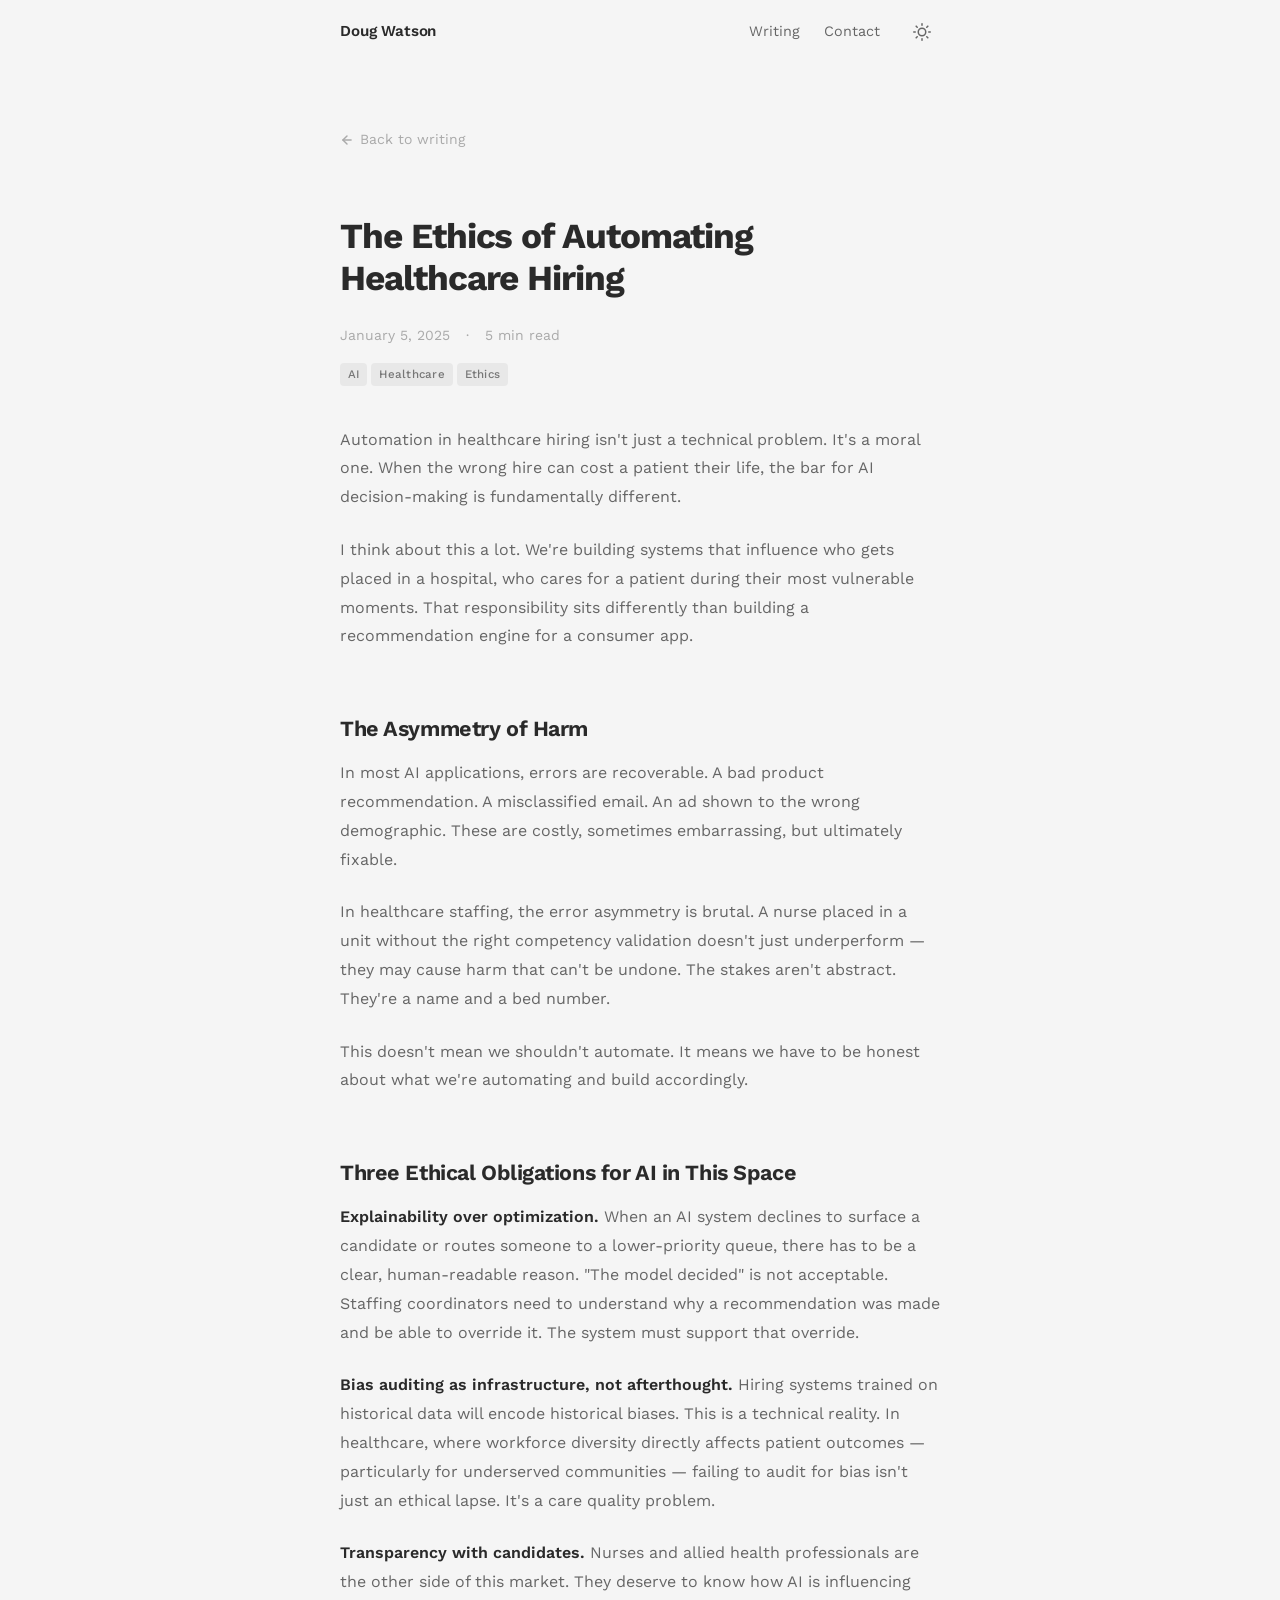
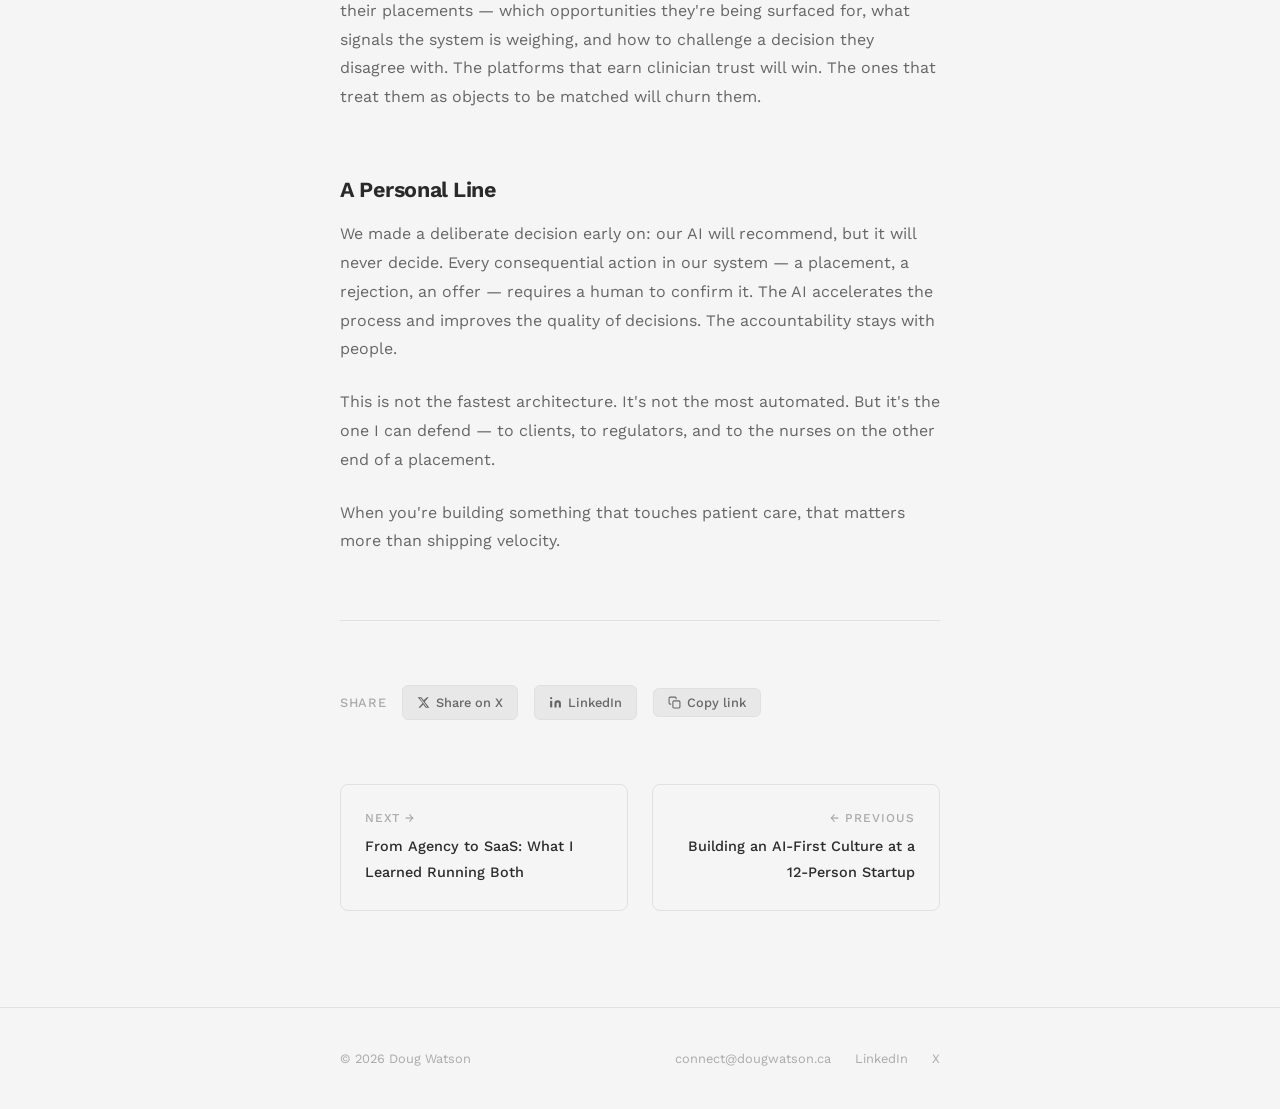
<file: blog/healthcare-automation-ethics.html>
<!DOCTYPE html>
<html lang="en" data-theme="dark">
<head>
  <meta charset="UTF-8" />
  <meta name="viewport" content="width=device-width, initial-scale=1.0" />
  <title>The Ethics of Automating Healthcare Hiring — Doug Watson</title>
  <meta name="description" content="Automation in healthcare hiring isn't just a technical problem. It's a moral one. When the wrong hire can cost a patient their life, the bar for AI decision-making is fundamentally different." />
  <meta property="og:title" content="The Ethics of Automating Healthcare Hiring" />
  <meta property="og:description" content="Automation in healthcare hiring isn't just a technical problem. It's a moral one." />
  <meta property="og:type" content="article" />
  <meta property="article:published_time" content="2025-01-05" />
  <meta name="twitter:card" content="summary" />
  <link rel="preconnect" href="https://fonts.googleapis.com" />
  <link rel="preconnect" href="https://fonts.gstatic.com" crossorigin />
  <link href="https://fonts.googleapis.com/css2?family=Work+Sans:ital,wght@0,300;0,400;0,500;0,600;0,700;1,400&display=swap" rel="stylesheet" />
  <link rel="stylesheet" href="../css/style.css" />
</head>
<body>

  <header class="site-header" id="site-header">
    <div class="header-inner">
      <a href="../index.html" class="site-logo" aria-label="Home">Doug Watson</a>
      <nav class="site-nav" aria-label="Main navigation">
        <a href="../writing.html" class="nav-link active" aria-current="page">Writing</a>
        <a href="../index.html#contact" class="nav-link">Contact</a>
        <button class="theme-toggle" id="theme-toggle" aria-label="Toggle dark/light mode" title="Toggle theme">
          <span class="theme-icon theme-icon--moon" aria-hidden="true">
            <svg xmlns="http://www.w3.org/2000/svg" width="18" height="18" viewBox="0 0 24 24" fill="none" stroke="currentColor" stroke-width="2" stroke-linecap="round" stroke-linejoin="round"><path d="M21 12.79A9 9 0 1 1 11.21 3 7 7 0 0 0 21 12.79z"/></svg>
          </span>
          <span class="theme-icon theme-icon--sun" aria-hidden="true">
            <svg xmlns="http://www.w3.org/2000/svg" width="18" height="18" viewBox="0 0 24 24" fill="none" stroke="currentColor" stroke-width="2" stroke-linecap="round" stroke-linejoin="round"><circle cx="12" cy="12" r="5"/><line x1="12" y1="1" x2="12" y2="3"/><line x1="12" y1="21" x2="12" y2="23"/><line x1="4.22" y1="4.22" x2="5.64" y2="5.64"/><line x1="18.36" y1="18.36" x2="19.78" y2="19.78"/><line x1="1" y1="12" x2="3" y2="12"/><line x1="21" y1="12" x2="23" y2="12"/><line x1="4.22" y1="19.78" x2="5.64" y2="18.36"/><line x1="18.36" y1="5.64" x2="19.78" y2="4.22"/></svg>
          </span>
        </button>
      </nav>
    </div>
  </header>

  <header class="post-header">
    <div class="container">
      <a href="../writing.html" class="back-link" aria-label="Back to all writing">
        <svg xmlns="http://www.w3.org/2000/svg" width="14" height="14" viewBox="0 0 24 24" fill="none" stroke="currentColor" stroke-width="2.5" stroke-linecap="round" stroke-linejoin="round" aria-hidden="true"><line x1="19" y1="12" x2="5" y2="12"/><polyline points="12 19 5 12 12 5"/></svg>
        Back to writing
      </a>
      <h1 class="post-header-title fade-in">The Ethics of Automating Healthcare Hiring</h1>
      <div class="post-header-meta fade-in fade-in-delay-1">
        <span>January 5, 2025</span>
        <span>·</span>
        <span>5 min read</span>
      </div>
      <div class="post-header-tags fade-in fade-in-delay-2" aria-label="Post tags">
        <span class="post-tag">AI</span>
        <span class="post-tag">Healthcare</span>
        <span class="post-tag">Ethics</span>
      </div>
    </div>
  </header>

  <main class="post-body">
    <div class="container">
      <article class="post-content fade-in fade-in-delay-2">

        <p>Automation in healthcare hiring isn't just a technical problem. It's a moral one. When the wrong hire can cost a patient their life, the bar for AI decision-making is fundamentally different.</p>

        <p>I think about this a lot. We're building systems that influence who gets placed in a hospital, who cares for a patient during their most vulnerable moments. That responsibility sits differently than building a recommendation engine for a consumer app.</p>

        <h2>The Asymmetry of Harm</h2>

        <p>In most AI applications, errors are recoverable. A bad product recommendation. A misclassified email. An ad shown to the wrong demographic. These are costly, sometimes embarrassing, but ultimately fixable.</p>

        <p>In healthcare staffing, the error asymmetry is brutal. A nurse placed in a unit without the right competency validation doesn't just underperform — they may cause harm that can't be undone. The stakes aren't abstract. They're a name and a bed number.</p>

        <p>This doesn't mean we shouldn't automate. It means we have to be honest about what we're automating and build accordingly.</p>

        <h2>Three Ethical Obligations for AI in This Space</h2>

        <p><strong>Explainability over optimization.</strong> When an AI system declines to surface a candidate or routes someone to a lower-priority queue, there has to be a clear, human-readable reason. "The model decided" is not acceptable. Staffing coordinators need to understand why a recommendation was made and be able to override it. The system must support that override.</p>

        <p><strong>Bias auditing as infrastructure, not afterthought.</strong> Hiring systems trained on historical data will encode historical biases. This is a technical reality. In healthcare, where workforce diversity directly affects patient outcomes — particularly for underserved communities — failing to audit for bias isn't just an ethical lapse. It's a care quality problem.</p>

        <p><strong>Transparency with candidates.</strong> Nurses and allied health professionals are the other side of this market. They deserve to know how AI is influencing their placements — which opportunities they're being surfaced for, what signals the system is weighing, and how to challenge a decision they disagree with. The platforms that earn clinician trust will win. The ones that treat them as objects to be matched will churn them.</p>

        <h2>A Personal Line</h2>

        <p>We made a deliberate decision early on: our AI will recommend, but it will never decide. Every consequential action in our system — a placement, a rejection, an offer — requires a human to confirm it. The AI accelerates the process and improves the quality of decisions. The accountability stays with people.</p>

        <p>This is not the fastest architecture. It's not the most automated. But it's the one I can defend — to clients, to regulators, and to the nurses on the other end of a placement.</p>

        <p>When you're building something that touches patient care, that matters more than shipping velocity.</p>

      </article>

      <hr class="post-divider" />

      <div class="post-share" aria-label="Share options">
        <span class="post-share-label">Share</span>
        <a href="https://twitter.com/intent/tweet?text=The%20Ethics%20of%20Automating%20Healthcare%20Hiring&url=https://dougwatson.ca/blog/healthcare-automation-ethics.html" target="_blank" rel="noopener noreferrer" class="share-btn" aria-label="Share on X">
          <svg xmlns="http://www.w3.org/2000/svg" width="13" height="13" viewBox="0 0 24 24" fill="currentColor" aria-hidden="true"><path d="M18.244 2.25h3.308l-7.227 8.26 8.502 11.24H16.17l-4.714-6.231-5.401 6.231H2.746l7.73-8.835L1.254 2.25H8.08l4.253 5.622zm-1.161 17.52h1.833L7.084 4.126H5.117z"/></svg>
          Share on X
        </a>
        <a href="https://www.linkedin.com/sharing/share-offsite/?url=https://dougwatson.ca/blog/healthcare-automation-ethics.html" target="_blank" rel="noopener noreferrer" class="share-btn" aria-label="Share on LinkedIn">
          <svg xmlns="http://www.w3.org/2000/svg" width="13" height="13" viewBox="0 0 24 24" fill="currentColor" aria-hidden="true"><path d="M16 8a6 6 0 0 1 6 6v7h-4v-7a2 2 0 0 0-2-2 2 2 0 0 0-2 2v7h-4v-7a6 6 0 0 1 6-6z"/><rect x="2" y="9" width="4" height="12"/><circle cx="4" cy="4" r="2"/></svg>
          LinkedIn
        </a>
        <button class="share-btn" id="copy-link-btn" aria-label="Copy link to clipboard">
          <svg xmlns="http://www.w3.org/2000/svg" width="13" height="13" viewBox="0 0 24 24" fill="none" stroke="currentColor" stroke-width="2" stroke-linecap="round" stroke-linejoin="round" aria-hidden="true"><rect x="9" y="9" width="13" height="13" rx="2" ry="2"/><path d="M5 15H4a2 2 0 0 1-2-2V4a2 2 0 0 1 2-2h9a2 2 0 0 1 2 2v1"/></svg>
          Copy link
        </button>
      </div>

      <nav class="post-nav" aria-label="Post navigation">
        <a href="from-agency-to-saas.html" class="post-nav-item" aria-label="Next post">
          <span class="post-nav-label">Next →</span>
          <span class="post-nav-title">From Agency to SaaS: What I Learned Running Both</span>
        </a>
        <a href="building-ai-first-culture.html" class="post-nav-item post-nav-item--next" aria-label="Previous post">
          <span class="post-nav-label">← Previous</span>
          <span class="post-nav-title">Building an AI-First Culture at a 12-Person Startup</span>
        </a>
      </nav>

    </div>
  </main>

  <footer class="site-footer" aria-label="Site footer">
    <div class="container">
      <div class="footer-inner">
        <p class="footer-copy">© <span id="footer-year"></span> Doug Watson</p>
        <div class="footer-links">
          <a href="mailto:connect@dougwatson.ca" class="footer-link">connect@dougwatson.ca</a>
          <a href="https://www.linkedin.com/in/dougthewatson/" class="footer-link" target="_blank" rel="noopener noreferrer">LinkedIn</a>
          <a href="https://x.com/DougTheWatson" class="footer-link" target="_blank" rel="noopener noreferrer">X</a>
        </div>
      </div>
    </div>
  </footer>

  <script src="../js/main.js"></script>
</body>
</html>
</file>
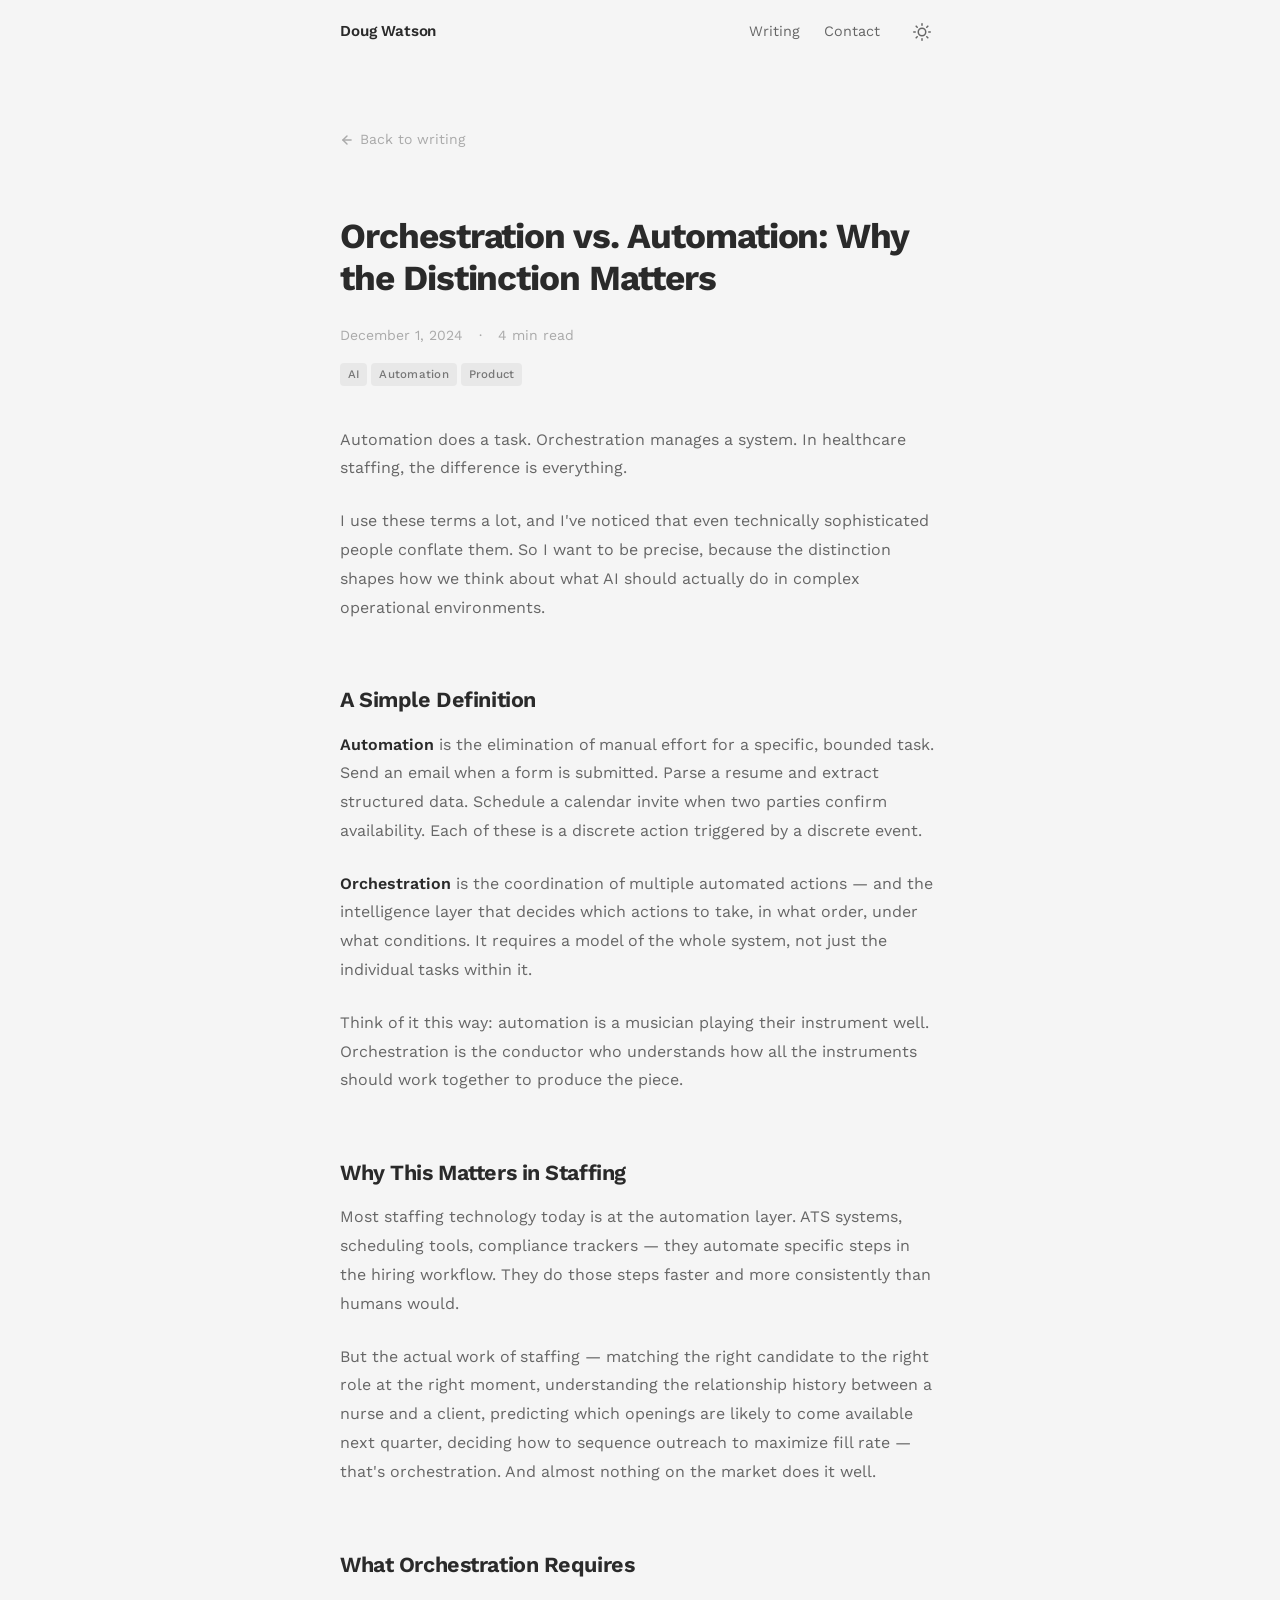
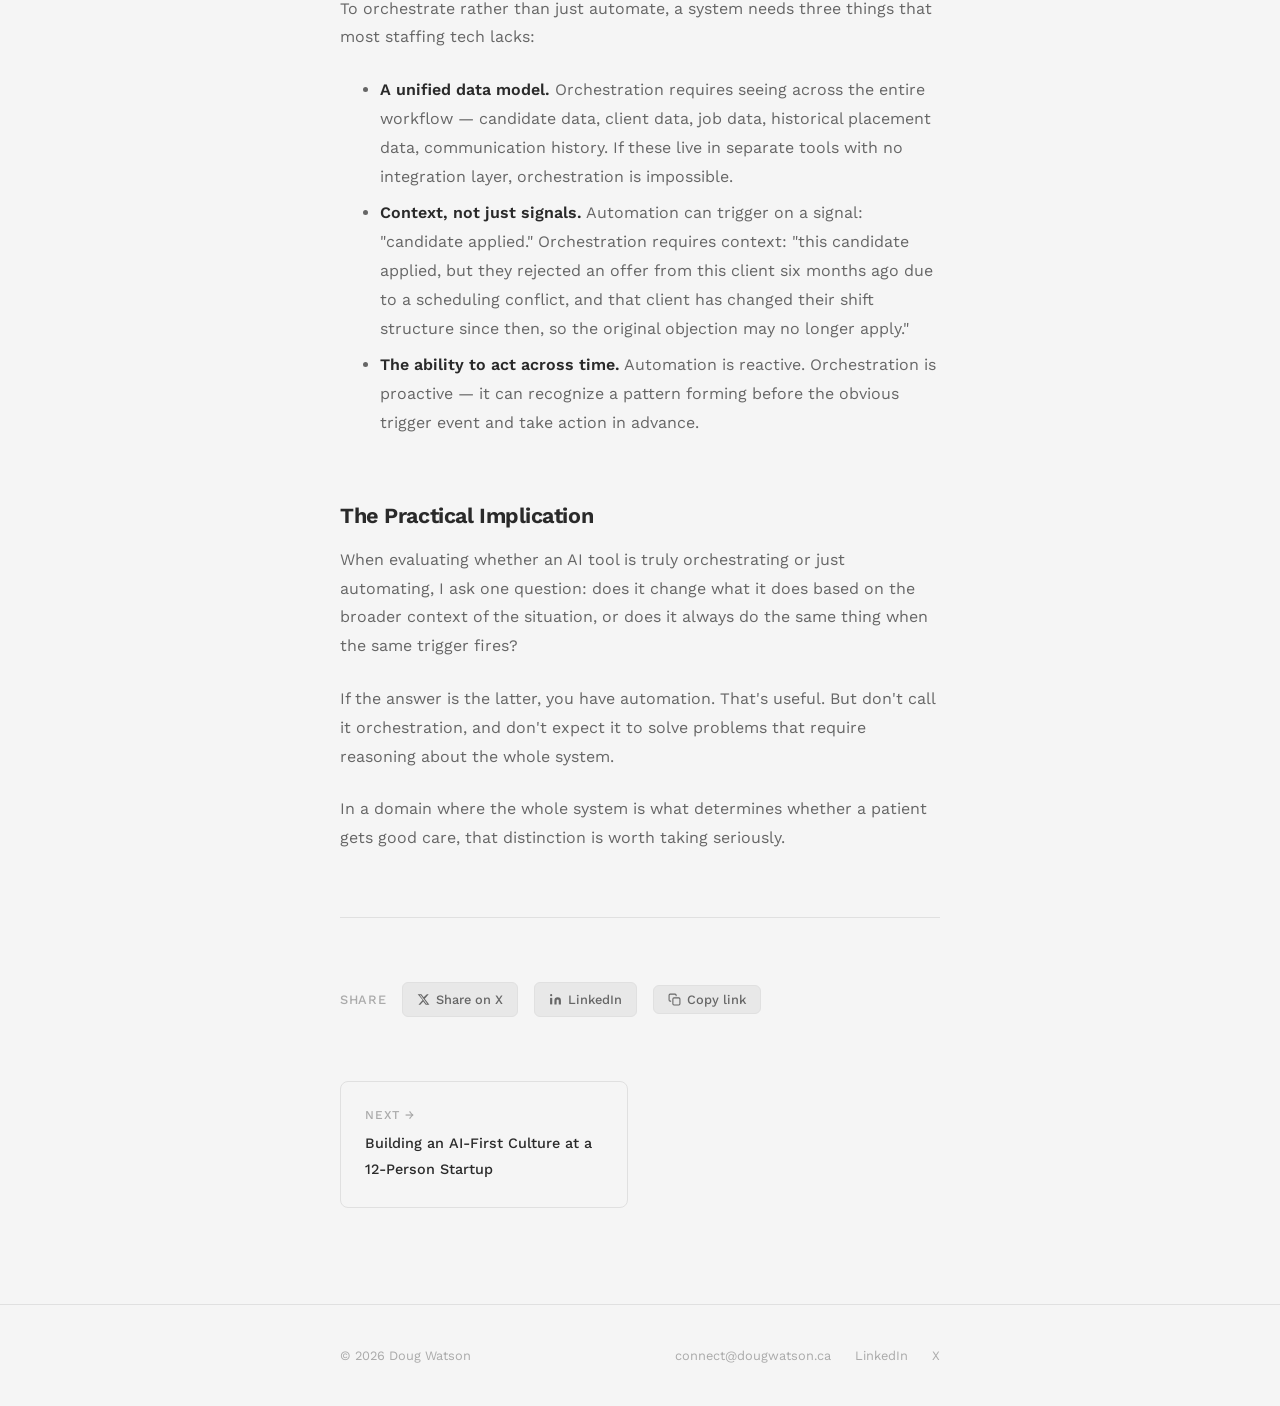
<file: blog/orchestration-vs-automation.html>
<!DOCTYPE html>
<html lang="en" data-theme="dark">
<head>
  <meta charset="UTF-8" />
  <meta name="viewport" content="width=device-width, initial-scale=1.0" />
  <title>Orchestration vs. Automation: Why the Distinction Matters — Doug Watson</title>
  <meta name="description" content="Automation does a task. Orchestration manages a system. In healthcare staffing, the difference is everything." />
  <meta property="og:title" content="Orchestration vs. Automation: Why the Distinction Matters" />
  <meta property="og:description" content="Automation does a task. Orchestration manages a system. In healthcare staffing, the difference is everything." />
  <meta property="og:type" content="article" />
  <meta property="article:published_time" content="2024-12-01" />
  <meta name="twitter:card" content="summary" />
  <link rel="preconnect" href="https://fonts.googleapis.com" />
  <link rel="preconnect" href="https://fonts.gstatic.com" crossorigin />
  <link href="https://fonts.googleapis.com/css2?family=Work+Sans:ital,wght@0,300;0,400;0,500;0,600;0,700;1,400&display=swap" rel="stylesheet" />
  <link rel="stylesheet" href="../css/style.css" />
</head>
<body>

  <header class="site-header" id="site-header">
    <div class="header-inner">
      <a href="../index.html" class="site-logo" aria-label="Home">Doug Watson</a>
      <nav class="site-nav" aria-label="Main navigation">
        <a href="../writing.html" class="nav-link active" aria-current="page">Writing</a>
        <a href="../index.html#contact" class="nav-link">Contact</a>
        <button class="theme-toggle" id="theme-toggle" aria-label="Toggle dark/light mode" title="Toggle theme">
          <span class="theme-icon theme-icon--moon" aria-hidden="true">
            <svg xmlns="http://www.w3.org/2000/svg" width="18" height="18" viewBox="0 0 24 24" fill="none" stroke="currentColor" stroke-width="2" stroke-linecap="round" stroke-linejoin="round"><path d="M21 12.79A9 9 0 1 1 11.21 3 7 7 0 0 0 21 12.79z"/></svg>
          </span>
          <span class="theme-icon theme-icon--sun" aria-hidden="true">
            <svg xmlns="http://www.w3.org/2000/svg" width="18" height="18" viewBox="0 0 24 24" fill="none" stroke="currentColor" stroke-width="2" stroke-linecap="round" stroke-linejoin="round"><circle cx="12" cy="12" r="5"/><line x1="12" y1="1" x2="12" y2="3"/><line x1="12" y1="21" x2="12" y2="23"/><line x1="4.22" y1="4.22" x2="5.64" y2="5.64"/><line x1="18.36" y1="18.36" x2="19.78" y2="19.78"/><line x1="1" y1="12" x2="3" y2="12"/><line x1="21" y1="12" x2="23" y2="12"/><line x1="4.22" y1="19.78" x2="5.64" y2="18.36"/><line x1="18.36" y1="5.64" x2="19.78" y2="4.22"/></svg>
          </span>
        </button>
      </nav>
    </div>
  </header>

  <header class="post-header">
    <div class="container">
      <a href="../writing.html" class="back-link" aria-label="Back to all writing">
        <svg xmlns="http://www.w3.org/2000/svg" width="14" height="14" viewBox="0 0 24 24" fill="none" stroke="currentColor" stroke-width="2.5" stroke-linecap="round" stroke-linejoin="round" aria-hidden="true"><line x1="19" y1="12" x2="5" y2="12"/><polyline points="12 19 5 12 12 5"/></svg>
        Back to writing
      </a>
      <h1 class="post-header-title fade-in">Orchestration vs. Automation: Why the Distinction Matters</h1>
      <div class="post-header-meta fade-in fade-in-delay-1">
        <span>December 1, 2024</span>
        <span>·</span>
        <span>4 min read</span>
      </div>
      <div class="post-header-tags fade-in fade-in-delay-2" aria-label="Post tags">
        <span class="post-tag">AI</span>
        <span class="post-tag">Automation</span>
        <span class="post-tag">Product</span>
      </div>
    </div>
  </header>

  <main class="post-body">
    <div class="container">
      <article class="post-content fade-in fade-in-delay-2">

        <p>Automation does a task. Orchestration manages a system. In healthcare staffing, the difference is everything.</p>

        <p>I use these terms a lot, and I've noticed that even technically sophisticated people conflate them. So I want to be precise, because the distinction shapes how we think about what AI should actually do in complex operational environments.</p>

        <h2>A Simple Definition</h2>

        <p><strong>Automation</strong> is the elimination of manual effort for a specific, bounded task. Send an email when a form is submitted. Parse a resume and extract structured data. Schedule a calendar invite when two parties confirm availability. Each of these is a discrete action triggered by a discrete event.</p>

        <p><strong>Orchestration</strong> is the coordination of multiple automated actions — and the intelligence layer that decides which actions to take, in what order, under what conditions. It requires a model of the whole system, not just the individual tasks within it.</p>

        <p>Think of it this way: automation is a musician playing their instrument well. Orchestration is the conductor who understands how all the instruments should work together to produce the piece.</p>

        <h2>Why This Matters in Staffing</h2>

        <p>Most staffing technology today is at the automation layer. ATS systems, scheduling tools, compliance trackers — they automate specific steps in the hiring workflow. They do those steps faster and more consistently than humans would.</p>

        <p>But the actual work of staffing — matching the right candidate to the right role at the right moment, understanding the relationship history between a nurse and a client, predicting which openings are likely to come available next quarter, deciding how to sequence outreach to maximize fill rate — that's orchestration. And almost nothing on the market does it well.</p>

        <h2>What Orchestration Requires</h2>

        <p>To orchestrate rather than just automate, a system needs three things that most staffing tech lacks:</p>

        <ul>
          <li><strong>A unified data model.</strong> Orchestration requires seeing across the entire workflow — candidate data, client data, job data, historical placement data, communication history. If these live in separate tools with no integration layer, orchestration is impossible.</li>
          <li><strong>Context, not just signals.</strong> Automation can trigger on a signal: "candidate applied." Orchestration requires context: "this candidate applied, but they rejected an offer from this client six months ago due to a scheduling conflict, and that client has changed their shift structure since then, so the original objection may no longer apply."</li>
          <li><strong>The ability to act across time.</strong> Automation is reactive. Orchestration is proactive — it can recognize a pattern forming before the obvious trigger event and take action in advance.</li>
        </ul>

        <h2>The Practical Implication</h2>

        <p>When evaluating whether an AI tool is truly orchestrating or just automating, I ask one question: does it change what it does based on the broader context of the situation, or does it always do the same thing when the same trigger fires?</p>

        <p>If the answer is the latter, you have automation. That's useful. But don't call it orchestration, and don't expect it to solve problems that require reasoning about the whole system.</p>

        <p>In a domain where the whole system is what determines whether a patient gets good care, that distinction is worth taking seriously.</p>

      </article>

      <hr class="post-divider" />

      <div class="post-share" aria-label="Share options">
        <span class="post-share-label">Share</span>
        <a href="https://twitter.com/intent/tweet?text=Orchestration%20vs.%20Automation%3A%20Why%20the%20Distinction%20Matters&url=https://dougwatson.ca/blog/orchestration-vs-automation.html" target="_blank" rel="noopener noreferrer" class="share-btn" aria-label="Share on X">
          <svg xmlns="http://www.w3.org/2000/svg" width="13" height="13" viewBox="0 0 24 24" fill="currentColor" aria-hidden="true"><path d="M18.244 2.25h3.308l-7.227 8.26 8.502 11.24H16.17l-4.714-6.231-5.401 6.231H2.746l7.73-8.835L1.254 2.25H8.08l4.253 5.622zm-1.161 17.52h1.833L7.084 4.126H5.117z"/></svg>
          Share on X
        </a>
        <a href="https://www.linkedin.com/sharing/share-offsite/?url=https://dougwatson.ca/blog/orchestration-vs-automation.html" target="_blank" rel="noopener noreferrer" class="share-btn" aria-label="Share on LinkedIn">
          <svg xmlns="http://www.w3.org/2000/svg" width="13" height="13" viewBox="0 0 24 24" fill="currentColor" aria-hidden="true"><path d="M16 8a6 6 0 0 1 6 6v7h-4v-7a2 2 0 0 0-2-2 2 2 0 0 0-2 2v7h-4v-7a6 6 0 0 1 6-6z"/><rect x="2" y="9" width="4" height="12"/><circle cx="4" cy="4" r="2"/></svg>
          LinkedIn
        </a>
        <button class="share-btn" id="copy-link-btn" aria-label="Copy link to clipboard">
          <svg xmlns="http://www.w3.org/2000/svg" width="13" height="13" viewBox="0 0 24 24" fill="none" stroke="currentColor" stroke-width="2" stroke-linecap="round" stroke-linejoin="round" aria-hidden="true"><rect x="9" y="9" width="13" height="13" rx="2" ry="2"/><path d="M5 15H4a2 2 0 0 1-2-2V4a2 2 0 0 1 2-2h9a2 2 0 0 1 2 2v1"/></svg>
          Copy link
        </button>
      </div>

      <nav class="post-nav" aria-label="Post navigation">
        <a href="building-ai-first-culture.html" class="post-nav-item" aria-label="Next post">
          <span class="post-nav-label">Next →</span>
          <span class="post-nav-title">Building an AI-First Culture at a 12-Person Startup</span>
        </a>
        <div></div>
      </nav>

    </div>
  </main>

  <footer class="site-footer" aria-label="Site footer">
    <div class="container">
      <div class="footer-inner">
        <p class="footer-copy">© <span id="footer-year"></span> Doug Watson</p>
        <div class="footer-links">
          <a href="mailto:connect@dougwatson.ca" class="footer-link">connect@dougwatson.ca</a>
          <a href="https://www.linkedin.com/in/dougthewatson/" class="footer-link" target="_blank" rel="noopener noreferrer">LinkedIn</a>
          <a href="https://x.com/DougTheWatson" class="footer-link" target="_blank" rel="noopener noreferrer">X</a>
        </div>
      </div>
    </div>
  </footer>

  <script src="../js/main.js"></script>
</body>
</html>
</file>
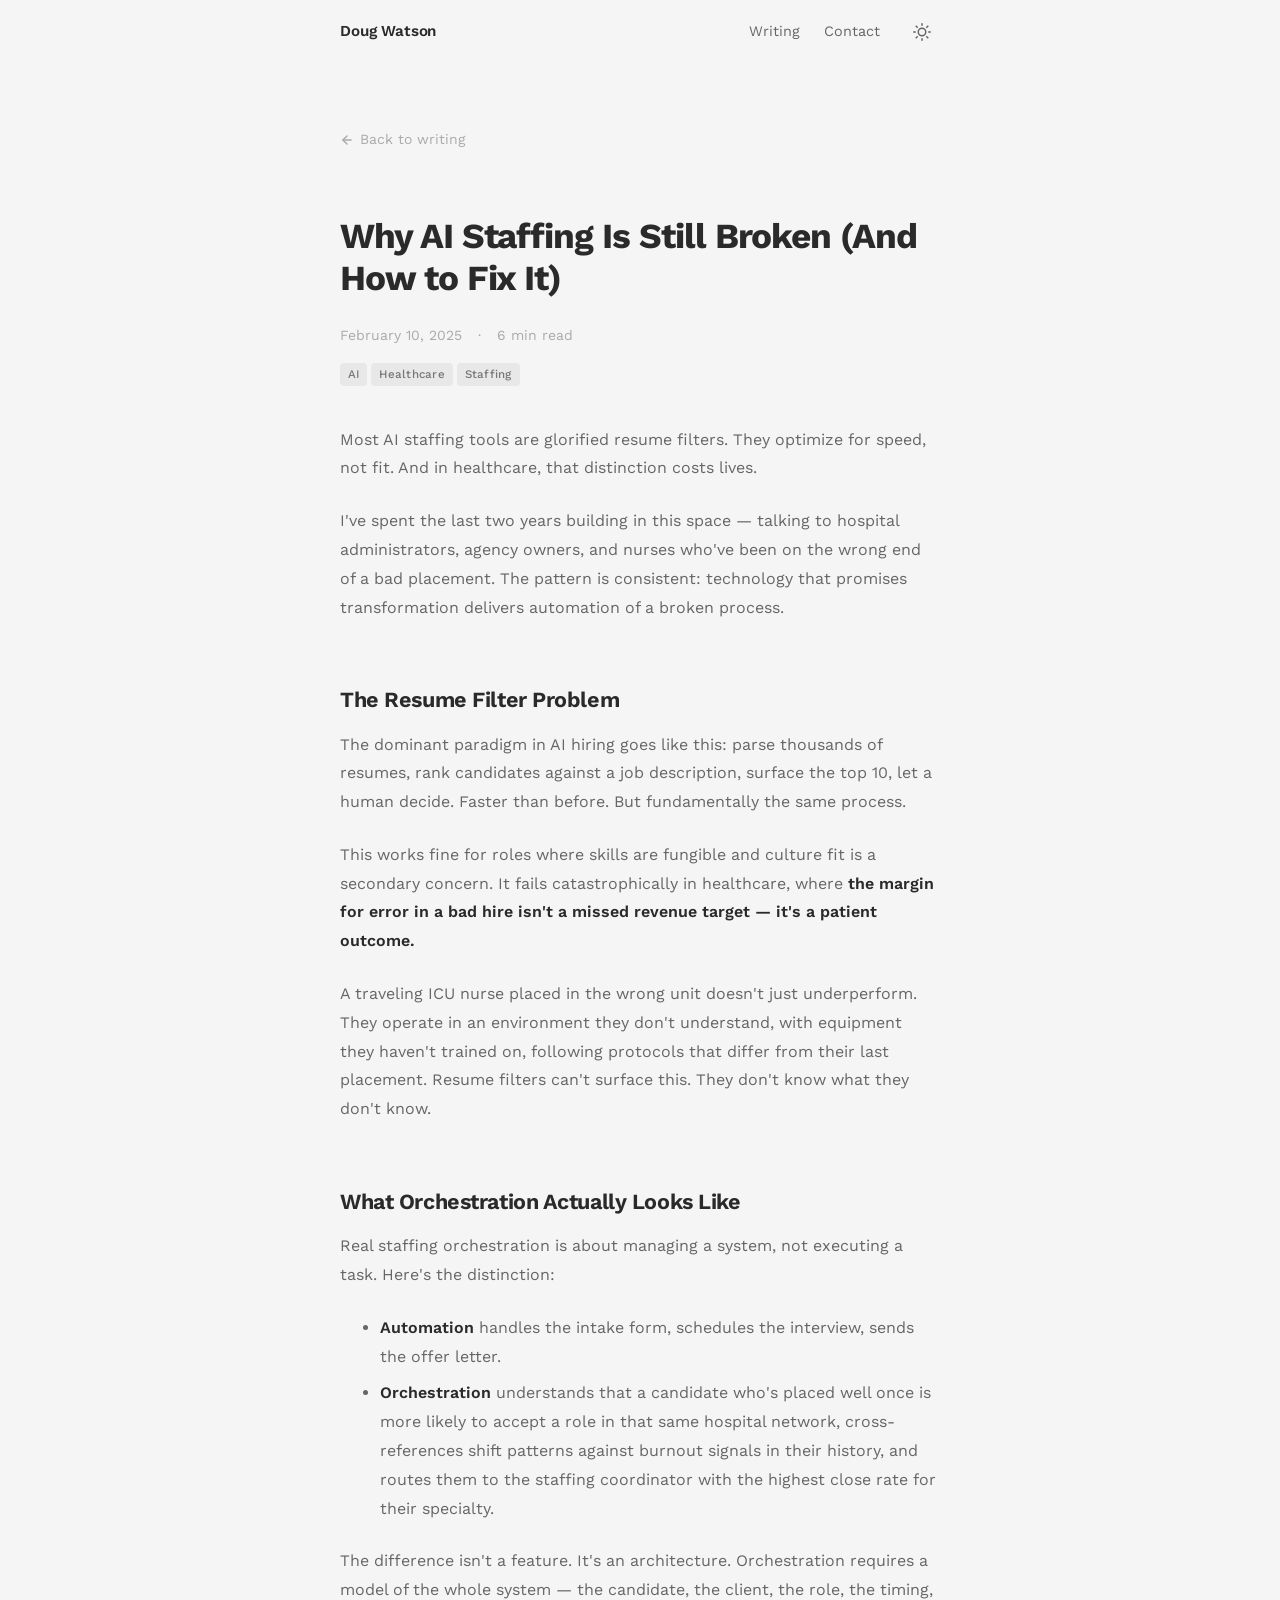
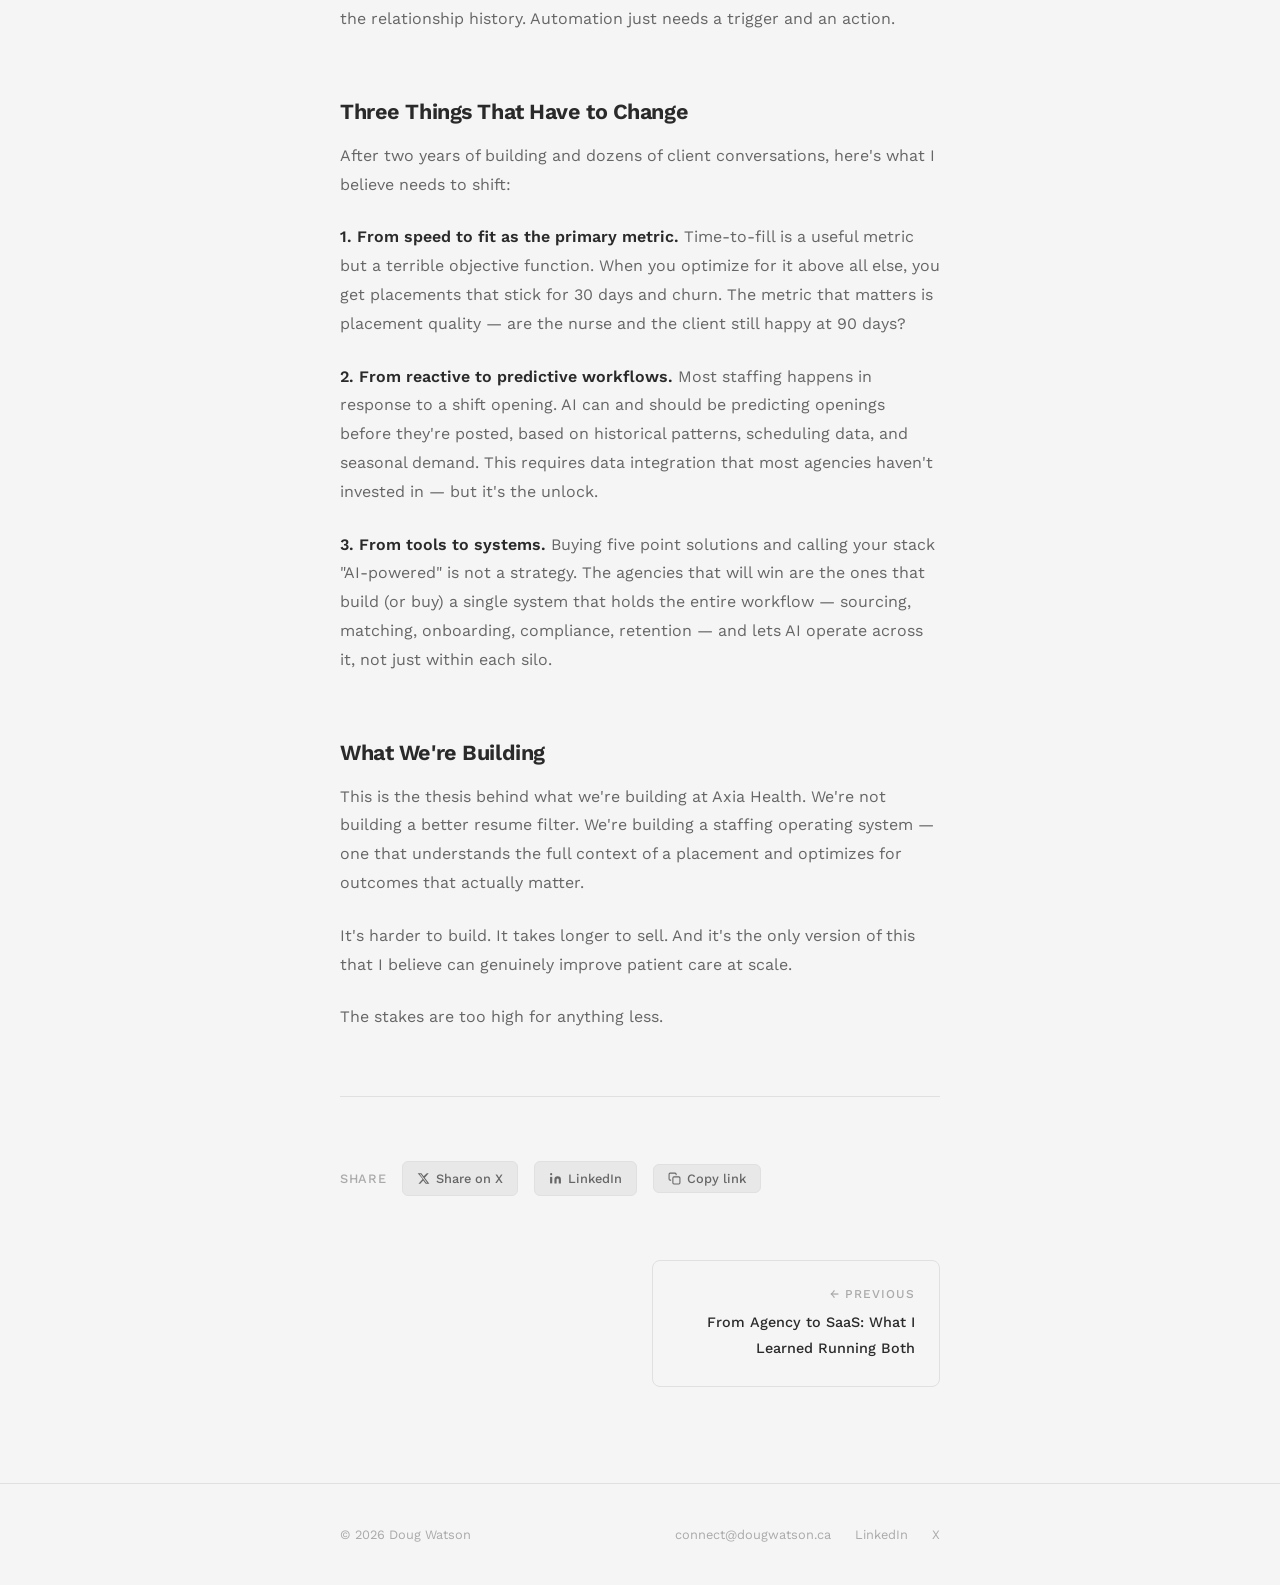
<file: blog/why-ai-staffing-is-broken.html>
<!DOCTYPE html>
<html lang="en" data-theme="dark">
<head>
  <meta charset="UTF-8" />
  <meta name="viewport" content="width=device-width, initial-scale=1.0" />
  <title>Why AI Staffing Is Still Broken (And How to Fix It) — Doug Watson</title>
  <meta name="description" content="Most AI staffing tools are glorified resume filters. They optimize for speed, not fit. And in healthcare, that distinction costs lives." />
  <meta property="og:title" content="Why AI Staffing Is Still Broken (And How to Fix It)" />
  <meta property="og:description" content="Most AI staffing tools are glorified resume filters. They optimize for speed, not fit. And in healthcare, that distinction costs lives." />
  <meta property="og:type" content="article" />
  <meta property="article:published_time" content="2025-02-10" />
  <meta property="article:tag" content="AI" />
  <meta property="article:tag" content="Healthcare" />
  <meta property="article:tag" content="Staffing" />
  <meta name="twitter:card" content="summary" />
  <link rel="preconnect" href="https://fonts.googleapis.com" />
  <link rel="preconnect" href="https://fonts.gstatic.com" crossorigin />
  <link href="https://fonts.googleapis.com/css2?family=Work+Sans:ital,wght@0,300;0,400;0,500;0,600;0,700;1,400&display=swap" rel="stylesheet" />
  <link rel="stylesheet" href="../css/style.css" />
</head>
<body>

  <!-- HEADER -->
  <header class="site-header" id="site-header">
    <div class="header-inner">
      <a href="../index.html" class="site-logo" aria-label="Home">Doug Watson</a>
      <nav class="site-nav" aria-label="Main navigation">
        <a href="../writing.html" class="nav-link active" aria-current="page">Writing</a>
        <a href="../index.html#contact" class="nav-link">Contact</a>
        <button class="theme-toggle" id="theme-toggle" aria-label="Toggle dark/light mode" title="Toggle theme">
          <span class="theme-icon theme-icon--moon" aria-hidden="true">
            <svg xmlns="http://www.w3.org/2000/svg" width="18" height="18" viewBox="0 0 24 24" fill="none" stroke="currentColor" stroke-width="2" stroke-linecap="round" stroke-linejoin="round"><path d="M21 12.79A9 9 0 1 1 11.21 3 7 7 0 0 0 21 12.79z"/></svg>
          </span>
          <span class="theme-icon theme-icon--sun" aria-hidden="true">
            <svg xmlns="http://www.w3.org/2000/svg" width="18" height="18" viewBox="0 0 24 24" fill="none" stroke="currentColor" stroke-width="2" stroke-linecap="round" stroke-linejoin="round"><circle cx="12" cy="12" r="5"/><line x1="12" y1="1" x2="12" y2="3"/><line x1="12" y1="21" x2="12" y2="23"/><line x1="4.22" y1="4.22" x2="5.64" y2="5.64"/><line x1="18.36" y1="18.36" x2="19.78" y2="19.78"/><line x1="1" y1="12" x2="3" y2="12"/><line x1="21" y1="12" x2="23" y2="12"/><line x1="4.22" y1="19.78" x2="5.64" y2="18.36"/><line x1="18.36" y1="5.64" x2="19.78" y2="4.22"/></svg>
          </span>
        </button>
      </nav>
    </div>
  </header>

  <!-- POST HEADER -->
  <header class="post-header">
    <div class="container">
      <a href="../writing.html" class="back-link" aria-label="Back to all writing">
        <svg xmlns="http://www.w3.org/2000/svg" width="14" height="14" viewBox="0 0 24 24" fill="none" stroke="currentColor" stroke-width="2.5" stroke-linecap="round" stroke-linejoin="round" aria-hidden="true"><line x1="19" y1="12" x2="5" y2="12"/><polyline points="12 19 5 12 12 5"/></svg>
        Back to writing
      </a>
      <h1 class="post-header-title fade-in">Why AI Staffing Is Still Broken (And How to Fix It)</h1>
      <div class="post-header-meta fade-in fade-in-delay-1">
        <span>February 10, 2025</span>
        <span>·</span>
        <span>6 min read</span>
      </div>
      <div class="post-header-tags fade-in fade-in-delay-2" aria-label="Post tags">
        <span class="post-tag">AI</span>
        <span class="post-tag">Healthcare</span>
        <span class="post-tag">Staffing</span>
      </div>
    </div>
  </header>

  <!-- POST BODY -->
  <main class="post-body">
    <div class="container">
      <article class="post-content fade-in fade-in-delay-2">

        <p>Most AI staffing tools are glorified resume filters. They optimize for speed, not fit. And in healthcare, that distinction costs lives.</p>

        <p>I've spent the last two years building in this space — talking to hospital administrators, agency owners, and nurses who've been on the wrong end of a bad placement. The pattern is consistent: technology that promises transformation delivers automation of a broken process.</p>

        <h2>The Resume Filter Problem</h2>

        <p>The dominant paradigm in AI hiring goes like this: parse thousands of resumes, rank candidates against a job description, surface the top 10, let a human decide. Faster than before. But fundamentally the same process.</p>

        <p>This works fine for roles where skills are fungible and culture fit is a secondary concern. It fails catastrophically in healthcare, where <strong>the margin for error in a bad hire isn't a missed revenue target — it's a patient outcome.</strong></p>

        <p>A traveling ICU nurse placed in the wrong unit doesn't just underperform. They operate in an environment they don't understand, with equipment they haven't trained on, following protocols that differ from their last placement. Resume filters can't surface this. They don't know what they don't know.</p>

        <h2>What Orchestration Actually Looks Like</h2>

        <p>Real staffing orchestration is about managing a system, not executing a task. Here's the distinction:</p>

        <ul>
          <li><strong>Automation</strong> handles the intake form, schedules the interview, sends the offer letter.</li>
          <li><strong>Orchestration</strong> understands that a candidate who's placed well once is more likely to accept a role in that same hospital network, cross-references shift patterns against burnout signals in their history, and routes them to the staffing coordinator with the highest close rate for their specialty.</li>
        </ul>

        <p>The difference isn't a feature. It's an architecture. Orchestration requires a model of the whole system — the candidate, the client, the role, the timing, the relationship history. Automation just needs a trigger and an action.</p>

        <h2>Three Things That Have to Change</h2>

        <p>After two years of building and dozens of client conversations, here's what I believe needs to shift:</p>

        <p><strong>1. From speed to fit as the primary metric.</strong> Time-to-fill is a useful metric but a terrible objective function. When you optimize for it above all else, you get placements that stick for 30 days and churn. The metric that matters is placement quality — are the nurse and the client still happy at 90 days?</p>

        <p><strong>2. From reactive to predictive workflows.</strong> Most staffing happens in response to a shift opening. AI can and should be predicting openings before they're posted, based on historical patterns, scheduling data, and seasonal demand. This requires data integration that most agencies haven't invested in — but it's the unlock.</p>

        <p><strong>3. From tools to systems.</strong> Buying five point solutions and calling your stack "AI-powered" is not a strategy. The agencies that will win are the ones that build (or buy) a single system that holds the entire workflow — sourcing, matching, onboarding, compliance, retention — and lets AI operate across it, not just within each silo.</p>

        <h2>What We're Building</h2>

        <p>This is the thesis behind what we're building at Axia Health. We're not building a better resume filter. We're building a staffing operating system — one that understands the full context of a placement and optimizes for outcomes that actually matter.</p>

        <p>It's harder to build. It takes longer to sell. And it's the only version of this that I believe can genuinely improve patient care at scale.</p>

        <p>The stakes are too high for anything less.</p>

      </article>

      <hr class="post-divider" />

      <!-- SHARE -->
      <div class="post-share" aria-label="Share options">
        <span class="post-share-label">Share</span>
        <a
          href="https://twitter.com/intent/tweet?text=Why%20AI%20Staffing%20Is%20Still%20Broken%20(And%20How%20to%20Fix%20It)&url=https://dougwatson.ca/blog/why-ai-staffing-is-broken.html"
          target="_blank"
          rel="noopener noreferrer"
          class="share-btn"
          aria-label="Share on X (Twitter)"
        >
          <svg xmlns="http://www.w3.org/2000/svg" width="13" height="13" viewBox="0 0 24 24" fill="currentColor" aria-hidden="true"><path d="M18.244 2.25h3.308l-7.227 8.26 8.502 11.24H16.17l-4.714-6.231-5.401 6.231H2.746l7.73-8.835L1.254 2.25H8.08l4.253 5.622zm-1.161 17.52h1.833L7.084 4.126H5.117z"/></svg>
          Share on X
        </a>
        <a
          href="https://www.linkedin.com/sharing/share-offsite/?url=https://dougwatson.ca/blog/why-ai-staffing-is-broken.html"
          target="_blank"
          rel="noopener noreferrer"
          class="share-btn"
          aria-label="Share on LinkedIn"
        >
          <svg xmlns="http://www.w3.org/2000/svg" width="13" height="13" viewBox="0 0 24 24" fill="currentColor" aria-hidden="true"><path d="M16 8a6 6 0 0 1 6 6v7h-4v-7a2 2 0 0 0-2-2 2 2 0 0 0-2 2v7h-4v-7a6 6 0 0 1 6-6z"/><rect x="2" y="9" width="4" height="12"/><circle cx="4" cy="4" r="2"/></svg>
          LinkedIn
        </a>
        <button class="share-btn" id="copy-link-btn" aria-label="Copy link to clipboard">
          <svg xmlns="http://www.w3.org/2000/svg" width="13" height="13" viewBox="0 0 24 24" fill="none" stroke="currentColor" stroke-width="2" stroke-linecap="round" stroke-linejoin="round" aria-hidden="true"><rect x="9" y="9" width="13" height="13" rx="2" ry="2"/><path d="M5 15H4a2 2 0 0 1-2-2V4a2 2 0 0 1 2-2h9a2 2 0 0 1 2 2v1"/></svg>
          Copy link
        </button>
      </div>

      <!-- POST NAVIGATION -->
      <nav class="post-nav" aria-label="Post navigation">
        <div></div>
        <a href="from-agency-to-saas.html" class="post-nav-item post-nav-item--next" aria-label="Previous post: From Agency to SaaS">
          <span class="post-nav-label">← Previous</span>
          <span class="post-nav-title">From Agency to SaaS: What I Learned Running Both</span>
        </a>
      </nav>

    </div>
  </main>

  <!-- FOOTER -->
  <footer class="site-footer" aria-label="Site footer">
    <div class="container">
      <div class="footer-inner">
        <p class="footer-copy">© <span id="footer-year"></span> Doug Watson</p>
        <div class="footer-links" aria-label="Footer links">
          <a href="mailto:connect@dougwatson.ca" class="footer-link">connect@dougwatson.ca</a>
          <a href="https://www.linkedin.com/in/dougthewatson/" class="footer-link" target="_blank" rel="noopener noreferrer">LinkedIn</a>
          <a href="https://x.com/DougTheWatson" class="footer-link" target="_blank" rel="noopener noreferrer">X</a>
        </div>
      </div>
    </div>
  </footer>

  <script src="../js/main.js"></script>
</body>
</html>
</file>
<file: css/style.css>
/* ============================================================
   VARIABLES & THEME
   ============================================================ */

:root {
  --font-family: 'Work Sans', system-ui, -apple-system, sans-serif;

  /* Spacing */
  --space-xs:  0.25rem;
  --space-sm:  0.5rem;
  --space-md:  1rem;
  --space-lg:  1.5rem;
  --space-xl:  2.5rem;
  --space-2xl: 4rem;
  --space-3xl: 6rem;

  /* Layout */
  --max-width: 680px;
  --header-height: 64px;

  /* Transitions */
  --transition-fast: 150ms ease;
  --transition-base: 250ms ease;

  /* Accent */
  --accent: #6b8cae;
  --accent-hover: #8aadc8;
}

/* DARK THEME (default) */
[data-theme="dark"] {
  --bg:           #1a1a1a;
  --bg-elevated:  #222222;
  --border:       #2e2e2e;
  --text-primary: #e8e8e8;
  --text-secondary: #888888;
  --text-muted:   #555555;
  --tag-bg:       #252525;
  --tag-text:     #999999;
  --hover-bg:     #202020;
}

/* LIGHT THEME */
[data-theme="light"] {
  --bg:           #f5f5f5;
  --bg-elevated:  #efefef;
  --border:       #e0e0e0;
  --text-primary: #2a2a2a;
  --text-secondary: #666666;
  --text-muted:   #aaaaaa;
  --tag-bg:       #e8e8e8;
  --tag-text:     #777777;
  --hover-bg:     #ebebeb;
}

/* ============================================================
   RESET & BASE
   ============================================================ */

*, *::before, *::after {
  box-sizing: border-box;
  margin: 0;
  padding: 0;
}

html {
  scroll-behavior: smooth;
  font-size: 16px;
}

body {
  font-family: var(--font-family);
  background-color: var(--bg);
  color: var(--text-primary);
  line-height: 1.65;
  -webkit-font-smoothing: antialiased;
  -moz-osx-font-smoothing: grayscale;
  transition: background-color var(--transition-base), color var(--transition-base);
  min-height: 100vh;
}

a {
  color: inherit;
  text-decoration: none;
}

img, svg {
  display: block;
  max-width: 100%;
}

ul, ol {
  list-style: none;
}

button {
  cursor: pointer;
  background: none;
  border: none;
  font-family: inherit;
}

/* ============================================================
   LAYOUT UTILITIES
   ============================================================ */

.container {
  max-width: var(--max-width);
  margin: 0 auto;
  padding: 0 var(--space-xl);
}

@media (max-width: 600px) {
  .container {
    padding: 0 var(--space-lg);
  }
}

/* ============================================================
   HEADER
   ============================================================ */

.site-header {
  position: sticky;
  top: 0;
  z-index: 100;
  height: var(--header-height);
  background-color: var(--bg);
  border-bottom: 1px solid transparent;
  transition: border-color var(--transition-base), background-color var(--transition-base), backdrop-filter var(--transition-base);
}

.site-header.scrolled {
  border-color: var(--border);
  background-color: color-mix(in srgb, var(--bg) 88%, transparent);
  backdrop-filter: blur(12px);
  -webkit-backdrop-filter: blur(12px);
}

.header-inner {
  max-width: var(--max-width);
  margin: 0 auto;
  padding: 0 var(--space-xl);
  height: 100%;
  display: flex;
  align-items: center;
  justify-content: space-between;
}

@media (max-width: 600px) {
  .header-inner {
    padding: 0 var(--space-lg);
  }
}

.site-logo {
  font-size: 0.95rem;
  font-weight: 600;
  color: var(--text-primary);
  letter-spacing: -0.01em;
  transition: color var(--transition-fast);
}

.site-logo:hover {
  color: var(--accent);
}

.site-nav {
  display: flex;
  align-items: center;
  gap: var(--space-lg);
}

.nav-link {
  font-size: 0.9rem;
  font-weight: 400;
  color: var(--text-secondary);
  transition: color var(--transition-fast);
  position: relative;
}

.nav-link:hover,
.nav-link.active {
  color: var(--text-primary);
}

/* Theme Toggle */
.theme-toggle {
  display: flex;
  align-items: center;
  justify-content: center;
  width: 36px;
  height: 36px;
  border-radius: 8px;
  color: var(--text-secondary);
  transition: color var(--transition-fast), background-color var(--transition-fast);
}

.theme-toggle:hover {
  color: var(--text-primary);
  background-color: var(--tag-bg);
}

.theme-toggle:focus-visible {
  outline: 2px solid var(--accent);
  outline-offset: 2px;
}

.theme-icon {
  display: flex;
  align-items: center;
  justify-content: center;
}

/* Show moon in dark mode, sun in light mode */
[data-theme="dark"] .theme-icon--sun  { display: none; }
[data-theme="dark"] .theme-icon--moon { display: flex; }
[data-theme="light"] .theme-icon--moon { display: none; }
[data-theme="light"] .theme-icon--sun  { display: flex; }

/* ============================================================
   MAIN CONTENT
   ============================================================ */

.main-content {
  padding-top: var(--space-2xl);
}

/* ============================================================
   SECTIONS
   ============================================================ */

.section {
  padding: var(--space-3xl) 0;
}

.section + .section {
  padding-top: 0;
}

.section--hero {
  padding-top: var(--space-2xl);
  padding-bottom: var(--space-3xl);
}

.section-heading {
  font-size: 0.8rem;
  font-weight: 500;
  letter-spacing: 0.1em;
  text-transform: uppercase;
  color: var(--text-muted);
  margin-bottom: var(--space-2xl);
}

/* ============================================================
   HERO
   ============================================================ */

.hero-name {
  font-size: clamp(2rem, 6vw, 2.8rem);
  font-weight: 700;
  letter-spacing: -0.03em;
  line-height: 1.15;
  color: var(--text-primary);
  margin-bottom: var(--space-lg);
}

.hero-bio {
  font-size: 1.05rem;
  font-weight: 400;
  color: var(--text-secondary);
  line-height: 1.75;
  max-width: 560px;
  margin-bottom: var(--space-xl);
}

.social-links {
  display: flex;
  align-items: center;
  gap: var(--space-lg);
  flex-wrap: wrap;
}

.social-link {
  display: inline-flex;
  align-items: center;
  gap: var(--space-xs);
  font-size: 0.875rem;
  font-weight: 500;
  color: var(--text-secondary);
  transition: color var(--transition-fast);
}

.social-link:hover {
  color: var(--accent);
}

.social-link svg {
  flex-shrink: 0;
}

/* ============================================================
   POST CARDS
   ============================================================ */

.posts-grid {
  display: flex;
  flex-direction: column;
  gap: 0;
}

.post-card {
  display: block;
  padding: var(--space-xl) 0;
  border-bottom: 1px solid var(--border);
  transition: none;
}

.post-card:first-child {
  border-top: 1px solid var(--border);
}

.post-card-inner {
  transition: opacity var(--transition-fast);
}

.post-card:hover .post-card-inner {
  opacity: 0.72;
}

.post-card-meta {
  display: flex;
  align-items: center;
  gap: var(--space-md);
  margin-bottom: var(--space-sm);
  flex-wrap: wrap;
}

.post-date {
  font-size: 0.8rem;
  color: var(--text-muted);
  font-weight: 400;
}

.post-read-time {
  font-size: 0.8rem;
  color: var(--text-muted);
  font-weight: 400;
}

.post-read-time::before {
  content: '·';
  margin-right: var(--space-md);
}

.post-tags {
  display: flex;
  align-items: center;
  gap: var(--space-xs);
  flex-wrap: wrap;
  margin-left: auto;
}

.post-tag {
  font-size: 0.72rem;
  font-weight: 500;
  color: var(--tag-text);
  background-color: var(--tag-bg);
  padding: 2px 8px;
  border-radius: 4px;
  letter-spacing: 0.02em;
}

.post-title {
  font-size: 1.1rem;
  font-weight: 600;
  color: var(--text-primary);
  letter-spacing: -0.02em;
  line-height: 1.35;
  margin-bottom: var(--space-sm);
  transition: color var(--transition-fast);
}

.post-card:hover .post-title {
  color: var(--accent);
}

.post-excerpt {
  font-size: 0.9rem;
  color: var(--text-secondary);
  line-height: 1.65;
}

/* View all link */
.view-all-link {
  display: inline-flex;
  align-items: center;
  gap: 6px;
  margin-top: var(--space-xl);
  font-size: 0.875rem;
  font-weight: 500;
  color: var(--accent);
  transition: color var(--transition-fast), gap var(--transition-fast);
}

.view-all-link:hover {
  color: var(--accent-hover);
  gap: 10px;
}

/* Loading state */
.posts-loading {
  color: var(--text-muted);
  font-size: 0.875rem;
  padding: var(--space-xl) 0;
}

/* ============================================================
   PROJECTS
   ============================================================ */

.projects-list {
  display: flex;
  flex-direction: column;
  gap: 0;
}

.project-item {
  display: flex;
  align-items: baseline;
  justify-content: space-between;
  padding: var(--space-lg) 0;
  border-bottom: 1px solid var(--border);
  gap: var(--space-lg);
  transition: opacity var(--transition-fast);
}

.project-item:first-child {
  border-top: 1px solid var(--border);
}

.project-left {
  flex: 1;
  min-width: 0;
}

.project-name-wrap {
  display: flex;
  align-items: center;
  gap: var(--space-sm);
  margin-bottom: 4px;
}

.project-name {
  font-size: 0.975rem;
  font-weight: 600;
  color: var(--text-primary);
  letter-spacing: -0.01em;
}

.project-link-icon {
  display: inline-flex;
  align-items: center;
  color: var(--text-muted);
  transition: color var(--transition-fast);
  flex-shrink: 0;
}

.project-item-link:hover .project-name {
  color: var(--accent);
}

.project-item-link:hover .project-link-icon {
  color: var(--accent);
}

.project-item-link {
  display: block;
  transition: opacity var(--transition-fast);
}

.project-description {
  font-size: 0.875rem;
  color: var(--text-secondary);
  line-height: 1.55;
}

.project-year {
  font-size: 0.8rem;
  color: var(--text-muted);
  font-weight: 400;
  white-space: nowrap;
  flex-shrink: 0;
}

.project-active-badge {
  display: inline-flex;
  align-items: center;
  gap: 5px;
  font-size: 0.7rem;
  font-weight: 500;
  color: #5a9e7a;
  background: rgba(90, 158, 122, 0.12);
  padding: 2px 8px;
  border-radius: 20px;
  margin-left: var(--space-sm);
  letter-spacing: 0.02em;
}

.project-active-badge::before {
  content: '';
  width: 5px;
  height: 5px;
  border-radius: 50%;
  background: #5a9e7a;
  flex-shrink: 0;
}

/* ============================================================
   CONTACT SECTION
   ============================================================ */

.section--contact {
  padding-bottom: var(--space-3xl);
}

.contact-text {
  font-size: 0.975rem;
  color: var(--text-secondary);
  line-height: 1.75;
  max-width: 500px;
  margin-bottom: var(--space-lg);
}

.contact-email {
  font-size: 1rem;
  font-weight: 500;
  color: var(--accent);
  transition: color var(--transition-fast);
}

.contact-email:hover {
  color: var(--accent-hover);
  text-decoration: underline;
  text-underline-offset: 3px;
}

/* ============================================================
   FOOTER
   ============================================================ */

.site-footer {
  border-top: 1px solid var(--border);
  padding: var(--space-xl) 0;
  background-color: var(--bg);
}

.footer-inner {
  display: flex;
  align-items: center;
  justify-content: space-between;
  gap: var(--space-md);
  flex-wrap: wrap;
}

.footer-copy {
  font-size: 0.8rem;
  color: var(--text-muted);
}

.footer-links {
  display: flex;
  align-items: center;
  gap: var(--space-lg);
}

.footer-link {
  font-size: 0.8rem;
  color: var(--text-muted);
  transition: color var(--transition-fast);
}

.footer-link:hover {
  color: var(--accent);
}

/* ============================================================
   BLOG POST PAGE
   ============================================================ */

.post-header {
  padding-top: var(--space-2xl);
  padding-bottom: var(--space-xl);
}

.back-link {
  display: inline-flex;
  align-items: center;
  gap: 6px;
  font-size: 0.875rem;
  color: var(--text-muted);
  margin-bottom: var(--space-2xl);
  transition: color var(--transition-fast);
}

.back-link:hover {
  color: var(--accent);
}

.back-link svg {
  transition: transform var(--transition-fast);
}

.back-link:hover svg {
  transform: translateX(-3px);
}

.post-header-title {
  font-size: clamp(1.6rem, 4vw, 2.2rem);
  font-weight: 700;
  letter-spacing: -0.03em;
  line-height: 1.2;
  color: var(--text-primary);
  margin-bottom: var(--space-lg);
}

.post-header-meta {
  display: flex;
  align-items: center;
  gap: var(--space-md);
  flex-wrap: wrap;
  color: var(--text-muted);
  font-size: 0.875rem;
}

.post-header-tags {
  display: flex;
  gap: var(--space-xs);
  margin-top: var(--space-md);
  flex-wrap: wrap;
}

/* Post Body */
.post-body {
  padding-bottom: var(--space-3xl);
}

.post-content {
  font-size: 1rem;
  line-height: 1.8;
  color: var(--text-secondary);
}

.post-content p {
  margin-bottom: var(--space-lg);
}

.post-content h2 {
  font-size: 1.35rem;
  font-weight: 650;
  letter-spacing: -0.02em;
  color: var(--text-primary);
  margin-top: var(--space-2xl);
  margin-bottom: var(--space-md);
  line-height: 1.3;
}

.post-content h3 {
  font-size: 1.1rem;
  font-weight: 600;
  letter-spacing: -0.01em;
  color: var(--text-primary);
  margin-top: var(--space-xl);
  margin-bottom: var(--space-sm);
  line-height: 1.4;
}

.post-content ul,
.post-content ol {
  margin-bottom: var(--space-lg);
  padding-left: var(--space-xl);
}

.post-content ul { list-style: disc; }
.post-content ol { list-style: decimal; }

.post-content li {
  margin-bottom: var(--space-sm);
}

.post-content strong {
  font-weight: 600;
  color: var(--text-primary);
}

.post-content em {
  font-style: italic;
}

.post-content a {
  color: var(--accent);
  text-decoration: underline;
  text-underline-offset: 3px;
  text-decoration-color: transparent;
  transition: text-decoration-color var(--transition-fast);
}

.post-content a:hover {
  text-decoration-color: var(--accent);
}

.post-content blockquote {
  border-left: 3px solid var(--border);
  padding-left: var(--space-lg);
  margin: var(--space-xl) 0;
  color: var(--text-secondary);
  font-style: italic;
}

.post-content code {
  font-family: 'SF Mono', 'Fira Code', 'Fira Mono', monospace;
  font-size: 0.875em;
  background: var(--tag-bg);
  padding: 2px 6px;
  border-radius: 4px;
  color: var(--text-primary);
}

.post-content pre {
  background: var(--bg-elevated);
  border: 1px solid var(--border);
  border-radius: 8px;
  padding: var(--space-lg);
  overflow-x: auto;
  margin: var(--space-xl) 0;
}

.post-content pre code {
  background: none;
  padding: 0;
  font-size: 0.875rem;
}

.post-divider {
  border: none;
  border-top: 1px solid var(--border);
  margin: var(--space-2xl) 0;
}

/* Share buttons */
.post-share {
  display: flex;
  align-items: center;
  gap: var(--space-md);
  flex-wrap: wrap;
  margin-bottom: var(--space-2xl);
}

.post-share-label {
  font-size: 0.8rem;
  font-weight: 500;
  color: var(--text-muted);
  letter-spacing: 0.05em;
  text-transform: uppercase;
}

.share-btn {
  display: inline-flex;
  align-items: center;
  gap: 6px;
  font-size: 0.8rem;
  font-weight: 500;
  color: var(--text-secondary);
  background: var(--tag-bg);
  border: 1px solid var(--border);
  padding: 6px 14px;
  border-radius: 6px;
  transition: color var(--transition-fast), background-color var(--transition-fast);
}

.share-btn:hover {
  color: var(--text-primary);
  background-color: var(--hover-bg);
}

.share-btn.copied {
  color: #5a9e7a;
}

/* Post navigation */
.post-nav {
  display: grid;
  grid-template-columns: 1fr 1fr;
  gap: var(--space-lg);
}

.post-nav-item {
  display: block;
  padding: var(--space-lg);
  border: 1px solid var(--border);
  border-radius: 8px;
  transition: border-color var(--transition-fast), background-color var(--transition-fast);
}

.post-nav-item:hover {
  border-color: var(--accent);
  background-color: var(--bg-elevated);
}

.post-nav-item--next {
  text-align: right;
}

.post-nav-label {
  font-size: 0.75rem;
  color: var(--text-muted);
  font-weight: 500;
  text-transform: uppercase;
  letter-spacing: 0.08em;
  display: block;
  margin-bottom: 4px;
}

.post-nav-title {
  font-size: 0.9rem;
  font-weight: 500;
  color: var(--text-primary);
  line-height: 1.4;
}

@media (max-width: 500px) {
  .post-nav {
    grid-template-columns: 1fr;
  }
  .post-nav-item--next {
    text-align: left;
  }
}

/* ============================================================
   WRITING ARCHIVE PAGE
   ============================================================ */

.archive-header {
  padding-top: var(--space-2xl);
  padding-bottom: var(--space-xl);
}

.archive-title {
  font-size: clamp(1.6rem, 4vw, 2.2rem);
  font-weight: 700;
  letter-spacing: -0.03em;
  color: var(--text-primary);
  margin-bottom: var(--space-md);
}

.archive-subtitle {
  font-size: 0.975rem;
  color: var(--text-secondary);
  line-height: 1.65;
}

/* Tag filter */
.tag-filter {
  display: flex;
  align-items: center;
  gap: var(--space-sm);
  flex-wrap: wrap;
  padding: var(--space-lg) 0;
  border-bottom: 1px solid var(--border);
  margin-bottom: var(--space-xl);
}

.tag-filter-label {
  font-size: 0.78rem;
  color: var(--text-muted);
  font-weight: 500;
  text-transform: uppercase;
  letter-spacing: 0.08em;
  margin-right: var(--space-xs);
}

.tag-filter-btn {
  font-size: 0.78rem;
  font-weight: 500;
  color: var(--tag-text);
  background: var(--tag-bg);
  padding: 4px 10px;
  border-radius: 4px;
  transition: color var(--transition-fast), background-color var(--transition-fast);
  letter-spacing: 0.02em;
}

.tag-filter-btn:hover,
.tag-filter-btn.active {
  color: var(--text-primary);
  background: var(--accent);
  color: #ffffff;
}

.archive-posts {
  padding-bottom: var(--space-3xl);
}

/* ============================================================
   FOCUS STYLES (Accessibility)
   ============================================================ */

a:focus-visible,
button:focus-visible {
  outline: 2px solid var(--accent);
  outline-offset: 3px;
  border-radius: 3px;
}

/* ============================================================
   ANIMATIONS
   ============================================================ */

@keyframes fadeInUp {
  from {
    opacity: 0;
    transform: translateY(16px);
  }
  to {
    opacity: 1;
    transform: translateY(0);
  }
}

.fade-in {
  animation: fadeInUp 0.4s ease both;
}

.fade-in-delay-1 { animation-delay: 0.05s; }
.fade-in-delay-2 { animation-delay: 0.1s; }
.fade-in-delay-3 { animation-delay: 0.15s; }
.fade-in-delay-4 { animation-delay: 0.2s; }

/* Respect reduced motion */
@media (prefers-reduced-motion: reduce) {
  *, *::before, *::after {
    animation-duration: 0.01ms !important;
    transition-duration: 0.01ms !important;
  }
}

/* ============================================================
   RESPONSIVE
   ============================================================ */

@media (max-width: 640px) {
  .section {
    padding: var(--space-2xl) 0;
  }

  .post-card-meta {
    flex-wrap: wrap;
    gap: var(--space-xs);
  }

  .post-tags {
    margin-left: 0;
    margin-top: var(--space-xs);
    width: 100%;
  }

  .project-item {
    flex-direction: column;
    gap: var(--space-xs);
  }

  .project-year {
    margin-top: 2px;
  }

  .tag-filter {
    gap: var(--space-xs);
  }

  .post-header-meta {
    flex-direction: column;
    align-items: flex-start;
    gap: var(--space-xs);
  }

  .footer-inner {
    flex-direction: column;
    align-items: flex-start;
    gap: var(--space-md);
  }
}
</file>
